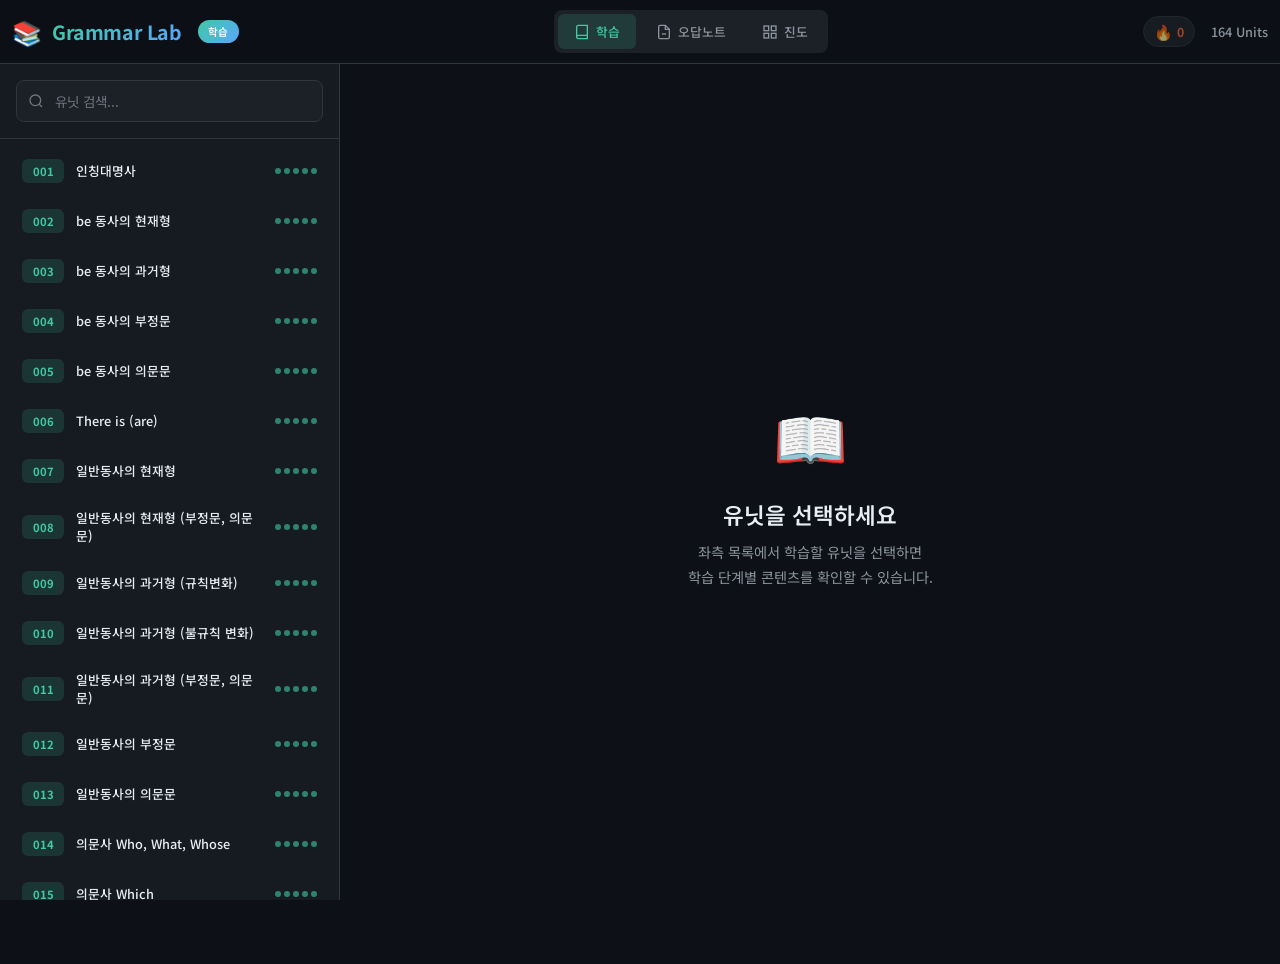
<file: index.html>
<!DOCTYPE html>
<html lang="ko">
<head>
  <meta charset="UTF-8">
  <meta name="viewport" content="width=device-width, initial-scale=1.0">
  <title>Grammar Lab - 영어 문법 학습</title>
  <meta name="description" content="중등 영어 문법 학습 시스템 - 개념부터 실전까지">
  <link rel="preconnect" href="https://fonts.googleapis.com">
  <link rel="preconnect" href="https://fonts.gstatic.com" crossorigin>
  <link href="https://fonts.googleapis.com/css2?family=Noto+Sans+KR:wght@300;400;500;600;700&family=Inter:wght@300;400;500;600;700&display=swap" rel="stylesheet">
  <link rel="stylesheet" href="style.css">
</head>
<body>
  <!-- Header -->
  <header id="app-header">
    <div class="header-left">
      <button class="mobile-menu-btn" id="mobileMenuBtn" aria-label="메뉴 열기">
        <svg viewBox="0 0 24 24" fill="none" stroke="currentColor" stroke-width="2" width="22" height="22"><line x1="3" y1="6" x2="21" y2="6"/><line x1="3" y1="12" x2="21" y2="12"/><line x1="3" y1="18" x2="21" y2="18"/></svg>
      </button>
      <div class="logo">
        <span class="logo-icon">📚</span>
        <h1>Grammar Lab</h1>
      </div>
      <span class="badge badge-learner">학습</span>
    </div>
    <nav class="header-tabs">
      <button class="header-tab active" data-tab="units" id="tabUnits">
        <svg viewBox="0 0 24 24" fill="none" stroke="currentColor" stroke-width="2" width="16" height="16"><path d="M4 19.5A2.5 2.5 0 016.5 17H20"/><path d="M6.5 2H20v20H6.5A2.5 2.5 0 014 19.5v-15A2.5 2.5 0 016.5 2z"/></svg>
        <span class="tab-text">학습</span>
      </button>
      <button class="header-tab" data-tab="wrongnotes" id="tabWrongNotes">
        <svg viewBox="0 0 24 24" fill="none" stroke="currentColor" stroke-width="2" width="16" height="16"><path d="M14 2H6a2 2 0 0 0-2 2v16a2 2 0 0 0 2 2h12a2 2 0 0 0 2-2V8z"/><polyline points="14 2 14 8 20 8"/><line x1="9" y1="15" x2="15" y2="15"/></svg>
        <span class="tab-text">오답노트</span>
      </button>
      <button class="header-tab" data-tab="dashboard" id="tabDashboard">
        <svg viewBox="0 0 24 24" fill="none" stroke="currentColor" stroke-width="2" width="16" height="16"><rect x="3" y="3" width="7" height="7"/><rect x="14" y="3" width="7" height="7"/><rect x="14" y="14" width="7" height="7"/><rect x="3" y="14" width="7" height="7"/></svg>
        <span class="tab-text">진도</span>
      </button>
    </nav>
    <div class="header-right">
      <div class="streak-display" id="streakDisplay" title="연속 학습일">
        <span class="streak-fire">🔥</span>
        <span class="streak-count" id="streakCount">0</span>
      </div>
      <span class="unit-count" id="unitCount">0 Units</span>
    </div>
  </header>

  <!-- ==================== TAB: 유닛 관리 ==================== -->
  <div id="tab-units" class="tab-content active">
    <div id="app-container">
      <div class="sidebar-backdrop" id="sidebarBackdrop"></div>
      <aside id="sidebar">
        <div class="search-box">
          <svg class="search-icon" viewBox="0 0 24 24" fill="none" stroke="currentColor" stroke-width="2">
            <circle cx="11" cy="11" r="8"/><line x1="21" y1="21" x2="16.65" y2="16.65"/>
          </svg>
          <input type="text" id="searchInput" placeholder="유닛 검색..." autocomplete="off">
        </div>
        <div id="unitList" class="unit-list"></div>
      </aside>
      <main id="mainContent">
        <div id="emptyState" class="empty-state">
          <div class="empty-icon">📖</div>
          <h2>유닛을 선택하세요</h2>
          <p>좌측 목록에서 학습할 유닛을 선택하면<br>학습 단계별 콘텐츠를 확인할 수 있습니다.</p>
        </div>
        <div id="unitDetail" class="unit-detail hidden">
          <div class="unit-header">
            <div class="unit-number" id="detailUnitNum"></div>
            <h2 class="unit-title" id="detailUnitTitle"></h2>
          </div>
          <div class="stage-stepper" id="stageStepper">
            <div class="stage-step" data-stage="concept"><div class="step-circle">1</div><div class="step-label">개념톡 <kbd class="stage-kbd">1</kbd></div></div>
            <div class="stage-connector"></div>
            <div class="stage-step" data-stage="practiceA"><div class="step-circle">2</div><div class="step-label">연습문제A <kbd class="stage-kbd">2</kbd></div></div>
            <div class="stage-connector"></div>
            <div class="stage-step" data-stage="practiceB"><div class="step-circle">3</div><div class="step-label">연습문제B <kbd class="stage-kbd">3</kbd></div></div>
            <div class="stage-connector"></div>
            <div class="stage-step" data-stage="descriptive"><div class="step-circle">4</div><div class="step-label">서술형문제 <kbd class="stage-kbd">4</kbd></div></div>
            <div class="stage-connector"></div>
            <div class="stage-step" data-stage="practical"><div class="step-circle">5</div><div class="step-label">실전문제 <kbd class="stage-kbd">5</kbd></div></div>
          </div>
          <div class="content-card" id="contentCard">
            <div class="content-header">
              <span class="content-stage-label" id="contentStageLabel"></span>
              <div class="content-header-right">
                <label class="solve-mode-toggle" id="solveModeToggle" title="풀이 모드 전환">
                  <input type="checkbox" id="solveModeCheck">
                  <span class="solve-mode-slider"></span>
                  <span class="solve-mode-label" id="solveModeLabel">📖 열람</span>
                </label>
                <div class="content-nav">
                  <button class="nav-btn" id="prevStageBtn" title="이전 단계">
                    <svg viewBox="0 0 24 24" fill="none" stroke="currentColor" stroke-width="2"><polyline points="15 18 9 12 15 6"/></svg>
                  </button>
                  <button class="nav-btn" id="nextStageBtn" title="다음 단계">
                    <svg viewBox="0 0 24 24" fill="none" stroke="currentColor" stroke-width="2"><polyline points="9 18 15 12 9 6"/></svg>
                  </button>
                </div>
              </div>
            </div>
            <div class="content-body" id="contentBody"></div>
          </div>
        </div>
      </main>
    </div>
  </div>

  <!-- ==================== TAB: 오답노트 ==================== -->
  <div id="tab-wrongnotes" class="tab-content">
    <div class="wrongnotes-container">
      <div class="wrongnotes-header">
        <div class="wn-stats">
          <div class="wn-stat-card">
            <div class="wn-stat-icon">❌</div>
            <div class="wn-stat-value" id="wnTotalWrong">0</div>
            <div class="wn-stat-label">틀린 문제</div>
          </div>
          <div class="wn-stat-card">
            <div class="wn-stat-icon">📌</div>
            <div class="wn-stat-value" id="wnBookmarkCount">0</div>
            <div class="wn-stat-label">북마크</div>
          </div>
          <div class="wn-stat-card">
            <div class="wn-stat-icon">🎯</div>
            <div class="wn-stat-value" id="wnAvgScore">-</div>
            <div class="wn-stat-label">평균 점수</div>
          </div>
          <div class="wn-stat-card">
            <div class="wn-stat-icon">🔥</div>
            <div class="wn-stat-value" id="wnStreak">0</div>
            <div class="wn-stat-label">연속일</div>
          </div>
        </div>
        <div class="wn-actions">
          <button class="wn-action-btn" id="btnReviewWrong">🔄 틀린문제 복습</button>
          <button class="wn-action-btn secondary" id="btnClearWrong">🗑️ 초기화</button>
        </div>
      </div>
      <div class="wrongnotes-list" id="wrongNotesList">
        <div class="wn-empty">
          <div class="wn-empty-icon">🎉</div>
          <p>틀린 문제가 없습니다!</p>
          <p class="wn-empty-sub">풀이 모드에서 문제를 풀면 틀린 문제가 여기에 자동 수집됩니다.</p>
        </div>
      </div>
    </div>
  </div>

  <!-- ==================== TAB: 진도 대시보드 ==================== -->
  <div id="tab-dashboard" class="tab-content">
    <div class="dashboard-container">

      <!-- 요약 카드 -->
      <div class="dash-summary-row" id="dashSummaryRow">
        <div class="dash-stat-card" id="dashStatUnits">
          <div class="dash-stat-icon">📚</div>
          <div class="dash-stat-value" id="dashTotalStudied">0</div>
          <div class="dash-stat-label">학습한 유닛</div>
          <div class="dash-stat-sub" id="dashTotalOf">/ 164개</div>
        </div>
        <div class="dash-stat-card" id="dashStatStages">
          <div class="dash-stat-icon">🎯</div>
          <div class="dash-stat-value" id="dashAvgScore">-%</div>
          <div class="dash-stat-label">평균 점수</div>
        </div>
        <div class="dash-stat-card" id="dashStatStreak">
          <div class="dash-stat-icon">🔥</div>
          <div class="dash-stat-value" id="dashStreak">0</div>
          <div class="dash-stat-label">연속 학습일</div>
        </div>
        <div class="dash-stat-card" id="dashStatBadges">
          <div class="dash-stat-icon">🏅</div>
          <div class="dash-stat-value" id="dashBadgeCount">0</div>
          <div class="dash-stat-label">획득 배지</div>
        </div>
      </div>

      <!-- 전체 완료율 바 -->
      <div class="dash-section">
        <div class="dash-section-header">
          <h3 class="dash-section-title">📊 전체 학습 완료율</h3>
          <span class="dash-section-pct" id="dashCompletionPct">0%</span>
        </div>
        <div class="dash-completion-bar">
          <div class="dash-completion-fill" id="dashCompletionFill" style="width:0%"></div>
        </div>
        <div class="dash-completion-labels">
          <span id="dashCompletionDetail">0 / 164 유닛</span>
          <span id="dashHighScore">최고 점수 유닛: -</span>
        </div>
      </div>

      <!-- 배지 섹션 -->
      <div class="dash-section">
        <h3 class="dash-section-title">🏆 획득 배지</h3>
        <div class="dash-badges-grid" id="dashBadgesGrid"></div>
      </div>

      <!-- 스테이지별 완료율 -->
      <div class="dash-section">
        <h3 class="dash-section-title">📈 스테이지별 완료율</h3>
        <div class="dash-stages-chart" id="dashStagesChart"></div>
      </div>

      <!-- 최근 학습 유닛 -->
      <div class="dash-section">
        <div class="dash-section-header">
          <h3 class="dash-section-title">🕐 최근 학습</h3>
          <button class="dash-section-link" id="dashGoStudy">학습 탭으로 →</button>
        </div>
        <div class="dash-recent-list" id="dashRecentList"></div>
      </div>

      <!-- 전체 유닛 히트맵 -->
      <div class="dash-section">
        <h3 class="dash-section-title">🗺️ 유닛 완료 현황</h3>
        <div class="dash-heatmap" id="dashHeatmap"></div>
        <div class="dash-heatmap-legend">
          <span class="dash-legend-item"><span class="dash-legend-dot dash-legend-none"></span>미학습</span>
          <span class="dash-legend-item"><span class="dash-legend-dot dash-legend-low"></span>~49%</span>
          <span class="dash-legend-item"><span class="dash-legend-dot dash-legend-mid"></span>50~79%</span>
          <span class="dash-legend-item"><span class="dash-legend-dot dash-legend-high"></span>80%+</span>
        </div>
      </div>

    </div>
  </div>

  <div id="tab-classrooms" class="tab-content">
    <div id="classroom-container">
      <!-- Left: Classroom List -->
      <div class="sidebar-backdrop" id="classroomSidebarBackdrop"></div>
      <aside id="classroomSidebar" class="classroom-sidebar">
        <div class="sidebar-header-bar">
          <h3>강의실 목록</h3>
          <button class="btn-icon-add" id="btnCreateClassroom" title="새 강의실">
            <svg viewBox="0 0 24 24" fill="none" stroke="currentColor" stroke-width="2" width="18" height="18"><line x1="12" y1="5" x2="12" y2="19"/><line x1="5" y1="12" x2="19" y2="12"/></svg>
          </button>
        </div>
        <div id="classroomList" class="classroom-list"></div>
      </aside>

      <!-- Right: Classroom Detail -->
      <main id="classroomMain" class="classroom-main">
        <!-- Empty State -->
        <div id="classroomEmpty" class="empty-state">
          <div class="empty-icon">🏫</div>
          <h2>강의실을 선택하세요</h2>
          <p>좌측에서 강의실을 선택하거나<br>새 강의실을 만들어 유닛을 추가하세요.</p>
        </div>

        <!-- Classroom Detail -->
        <div id="classroomDetail" class="classroom-detail hidden">
          <!-- Classroom Header -->
          <div class="classroom-header">
            <div class="classroom-title-row">
              <h2 id="classroomName" class="classroom-name" contenteditable="false"></h2>
              <div class="classroom-actions">
                <button class="btn-sm btn-edit" id="btnEditName" title="이름 변경">
                  <svg viewBox="0 0 24 24" fill="none" stroke="currentColor" stroke-width="2" width="14" height="14"><path d="M11 4H4a2 2 0 0 0-2 2v14a2 2 0 0 0 2 2h14a2 2 0 0 0 2-2v-7"/><path d="M18.5 2.5a2.121 2.121 0 0 1 3 3L12 15l-4 1 1-4 9.5-9.5z"/></svg>
                </button>
                <button class="btn-sm btn-delete" id="btnDeleteClassroom" title="강의실 삭제">
                  <svg viewBox="0 0 24 24" fill="none" stroke="currentColor" stroke-width="2" width="14" height="14"><polyline points="3 6 5 6 21 6"/><path d="M19 6v14a2 2 0 0 1-2 2H7a2 2 0 0 1-2-2V6m3 0V4a2 2 0 0 1 2-2h4a2 2 0 0 1 2 2v2"/></svg>
                </button>
              </div>
            </div>
            <p class="classroom-info" id="classroomInfo"></p>
          </div>

          <!-- Assigned Units -->
          <div class="assigned-section">
            <div class="section-header">
              <h3>📋 배정된 유닛</h3>
              <div class="section-header-right">
                <span class="assigned-count" id="assignedCount">0개</span>
                <button class="btn-add-units-open" id="btnOpenAddUnits">
                  <svg viewBox="0 0 24 24" fill="none" stroke="currentColor" stroke-width="2" width="16" height="16"><line x1="12" y1="5" x2="12" y2="19"/><line x1="5" y1="12" x2="19" y2="12"/></svg>
                  유닛 추가
                </button>
              </div>
            </div>
            <div id="assignedUnits" class="assigned-units-grid"></div>
          </div>
        </div>
      </main>
    </div>
  </div>

  <!-- ==================== Unit Add Popup Modal ==================== -->
  <div id="addUnitsOverlay" class="modal-overlay hidden">
    <div class="add-units-popup">
      <div class="popup-header">
        <h3>📚 유닛 추가</h3>
        <button class="popup-close" id="btnCloseAddUnits">
          <svg viewBox="0 0 24 24" fill="none" stroke="currentColor" stroke-width="2" width="20" height="20"><line x1="18" y1="6" x2="6" y2="18"/><line x1="6" y1="6" x2="18" y2="18"/></svg>
        </button>
      </div>
      <div class="popup-content-area">
        <!-- Category Sidebar -->
        <div class="popup-category-sidebar">
          <div class="category-sidebar-header">
            <span class="category-header-label">카테고리</span>
            <div class="category-tabs">
              <button class="category-tab active" data-filter-tab="grammar" id="tabGrammar">문법</button>
              <button class="category-tab" data-filter-tab="level" id="tabLevel">레벨</button>
            </div>
          </div>
          <div id="categorySidebar" class="category-list"></div>
          <div id="levelSidebar" class="category-list hidden">
            <div class="level-placeholder">
              <span style="font-size:1.5rem">🏷️</span>
              <p>레벨 필터는<br>준비 중입니다.</p>
            </div>
          </div>
        </div>
        <!-- Unit List Area -->
        <div class="popup-units-area">
          <div class="popup-search-row">
            <div class="popup-search">
              <svg class="search-icon" viewBox="0 0 24 24" fill="none" stroke="currentColor" stroke-width="2">
                <circle cx="11" cy="11" r="8"/><line x1="21" y1="21" x2="16.65" y2="16.65"/>
              </svg>
              <input type="text" id="addUnitSearch" placeholder="유닛 검색... (번호 또는 이름)" autocomplete="off">
            </div>
            <button class="btn-add-all" id="btnAddAllVisible" title="표시된 유닛 전체 추가">전체 추가</button>
          </div>
          <div class="popup-body">
            <div id="availableUnits" class="popup-units-list"></div>
          </div>
        </div>
      </div>
      <div class="popup-footer">
        <span class="popup-selection-info" id="popupSelectionInfo"></span>
        <button class="modal-btn modal-cancel" id="btnAddUnitsCancel">닫기</button>
      </div>
    </div>
  </div>

  <!-- ==================== Stage Content Viewer Popup ==================== -->
  <div id="stageViewerOverlay" class="modal-overlay hidden">
    <div class="stage-viewer-popup">
      <div class="sv-header">
        <div class="sv-header-info">
          <span class="sv-unit-badge" id="svUnitBadge"></span>
          <h3 id="svTitle"></h3>
        </div>
        <div class="sv-header-actions">
          <label class="sv-toggle" title="정답 보기/숨기기">
            <input type="checkbox" id="svAnswerToggle" checked>
            <span class="sv-toggle-slider"></span>
            <span class="sv-toggle-label" id="svToggleLabel">정답 보기</span>
          </label>
          <button class="popup-close" id="btnCloseStageViewer">
            <svg viewBox="0 0 24 24" fill="none" stroke="currentColor" stroke-width="2" width="20" height="20"><line x1="18" y1="6" x2="6" y2="18"/><line x1="6" y1="6" x2="18" y2="18"/></svg>
          </button>
        </div>
      </div>
      <div class="sv-stage-tabs" id="svStageTabs"></div>
      <div class="sv-body" id="svBody"></div>
    </div>
  </div>

  <!-- Custom Modal -->
  <div id="modalOverlay" class="modal-overlay hidden">
    <div class="modal-box">
      <h3 id="modalTitle">새 강의실</h3>
      <input type="text" id="modalInput" placeholder="강의실 이름을 입력하세요" autocomplete="off">
      <div class="modal-actions">
        <button class="modal-btn modal-cancel" id="modalCancel">취소</button>
        <button class="modal-btn modal-confirm" id="modalConfirm">만들기</button>
      </div>
    </div>
  </div>

  <!-- Confirm Modal -->
  <div id="confirmOverlay" class="modal-overlay hidden">
    <div class="modal-box">
      <h3 id="confirmTitle">강의실 삭제</h3>
      <p id="confirmMessage" class="confirm-msg"></p>
      <div class="modal-actions">
        <button class="modal-btn modal-cancel" id="confirmCancel">취소</button>
        <button class="modal-btn modal-danger" id="confirmOk">삭제</button>
      </div>
    </div>
  </div>

  <script src="app.js"></script>
</body>
</html>
</file>
<file: style.css>
/* ============================================
   Grammar Lab - Admin Page Styles
   Dark mode premium design
   ============================================ */

:root {
  /* Color palette */
  --bg-primary: #0d1117;
  --bg-secondary: #161b22;
  --bg-tertiary: #1c2128;
  --bg-card: #21262d;
  --bg-hover: #292e36;
  --bg-active: #1a3a52;

  --text-primary: #e6edf3;
  --text-secondary: #8b949e;
  --text-muted: #6e7681;

  --accent: #40c9a2;
  --accent-dim: rgba(64, 201, 162, 0.15);
  --accent-glow: rgba(64, 201, 162, 0.3);

  --step-1: #40c9a2;
  --step-2: #58a6ff;
  --step-3: #d2a8ff;
  --step-4: #f7c948;
  --step-5: #ff7b72;

  --border: #30363d;
  --border-light: #3d444d;

  --radius-sm: 8px;
  --radius-md: 12px;
  --radius-lg: 16px;
  --radius-xl: 20px;

  --shadow-sm: 0 2px 8px rgba(0,0,0,0.3);
  --shadow-md: 0 4px 16px rgba(0,0,0,0.4);
  --shadow-lg: 0 8px 32px rgba(0,0,0,0.5);

  --transition: 0.25s cubic-bezier(0.4, 0, 0.2, 1);

  --sidebar-width: 340px;
  --header-height: 64px;
}

/* ---- Reset & Base ---- */
*, *::before, *::after {
  margin: 0;
  padding: 0;
  box-sizing: border-box;
}

html {
  font-size: 15px;
  scroll-behavior: smooth;
}

body {
  font-family: 'Noto Sans KR', 'Inter', -apple-system, sans-serif;
  background: var(--bg-primary);
  color: var(--text-primary);
  min-height: 100vh;
  overflow: hidden;
}

/* ---- Scrollbar ---- */
::-webkit-scrollbar {
  width: 6px;
}
::-webkit-scrollbar-track {
  background: transparent;
}
::-webkit-scrollbar-thumb {
  background: var(--border);
  border-radius: 3px;
}
::-webkit-scrollbar-thumb:hover {
  background: var(--border-light);
}

/* ---- Header ---- */
#app-header {
  position: fixed;
  top: 0;
  left: 0;
  right: 0;
  height: var(--header-height);
  background: rgba(13, 17, 23, 0.85);
  backdrop-filter: blur(16px);
  -webkit-backdrop-filter: blur(16px);
  border-bottom: 1px solid var(--border);
  display: flex;
  align-items: center;
  justify-content: space-between;
  padding: 0 24px;
  z-index: 100;
}

.header-left {
  display: flex;
  align-items: center;
  gap: 16px;
}

.logo {
  display: flex;
  align-items: center;
  gap: 10px;
}

.logo-icon {
  font-size: 1.6rem;
}

.logo h1 {
  font-size: 1.3rem;
  font-weight: 700;
  background: linear-gradient(135deg, var(--accent), #58a6ff);
  -webkit-background-clip: text;
  -webkit-text-fill-color: transparent;
  background-clip: text;
  letter-spacing: -0.02em;
}

.badge {
  font-size: 0.7rem;
  font-weight: 600;
  padding: 4px 10px;
  border-radius: 20px;
  background: var(--accent-dim);
  color: var(--accent);
  text-transform: uppercase;
  letter-spacing: 0.05em;
}

.header-right {
  display: flex;
  align-items: center;
  gap: 16px;
}

.unit-count {
  font-size: 0.85rem;
  color: var(--text-secondary);
  font-weight: 500;
}

/* ---- Layout ---- */
#app-container {
  display: flex;
  margin-top: var(--header-height);
  height: calc(100vh - var(--header-height));
}

/* ---- Sidebar ---- */
#sidebar {
  width: var(--sidebar-width);
  min-width: var(--sidebar-width);
  background: var(--bg-secondary);
  border-right: 1px solid var(--border);
  display: flex;
  flex-direction: column;
  height: 100%;
}

.search-box {
  padding: 16px;
  position: relative;
  border-bottom: 1px solid var(--border);
}

.search-icon {
  position: absolute;
  left: 28px;
  top: 50%;
  transform: translateY(-50%);
  width: 16px;
  height: 16px;
  color: var(--text-muted);
  pointer-events: none;
}

.search-box input {
  width: 100%;
  padding: 10px 14px 10px 38px;
  border: 1px solid var(--border);
  border-radius: var(--radius-sm);
  background: var(--bg-tertiary);
  color: var(--text-primary);
  font-size: 0.9rem;
  font-family: inherit;
  outline: none;
  transition: border-color var(--transition), box-shadow var(--transition);
}

.search-box input::placeholder {
  color: var(--text-muted);
}

.search-box input:focus {
  border-color: var(--accent);
  box-shadow: 0 0 0 3px var(--accent-dim);
}

/* ---- Unit List ---- */
.unit-list {
  flex: 1;
  overflow-y: auto;
  padding: 8px;
}

.unit-item {
  display: flex;
  align-items: center;
  gap: 12px;
  padding: 12px 14px;
  border-radius: var(--radius-sm);
  cursor: pointer;
  transition: background var(--transition), transform 0.15s ease;
  margin-bottom: 2px;
}

.unit-item:hover {
  background: var(--bg-hover);
}

.unit-item.active {
  background: var(--bg-active);
  border-left: 3px solid var(--accent);
  padding-left: 11px;
}

.unit-item .unit-num {
  font-size: 0.75rem;
  font-weight: 700;
  color: var(--accent);
  background: var(--accent-dim);
  padding: 4px 8px;
  border-radius: 6px;
  min-width: 42px;
  text-align: center;
  flex-shrink: 0;
}

.unit-item .unit-name {
  font-size: 0.85rem;
  font-weight: 500;
  line-height: 1.4;
  color: var(--text-primary);
  overflow: hidden;
  text-overflow: ellipsis;
  display: -webkit-box;
  -webkit-line-clamp: 2;
  -webkit-box-orient: vertical;
}

.unit-item.active .unit-name {
  color: var(--accent);
}

/* Stage dots in sidebar */
.unit-item .stage-dots {
  display: flex;
  gap: 3px;
  margin-left: auto;
  flex-shrink: 0;
}

.unit-item .stage-dot {
  width: 6px;
  height: 6px;
  border-radius: 50%;
  background: var(--border-light);
}

.unit-item .stage-dot.available {
  background: var(--accent);
  opacity: 0.6;
}

/* ---- Main Content ---- */
#mainContent {
  flex: 1;
  overflow-y: auto;
  padding: 32px 40px;
}

/* ---- Empty State ---- */
.empty-state {
  display: flex;
  flex-direction: column;
  align-items: center;
  justify-content: center;
  height: 100%;
  text-align: center;
  animation: fadeInUp 0.6s ease;
}

.empty-icon {
  font-size: 4rem;
  margin-bottom: 20px;
  animation: float 3s ease-in-out infinite;
}

@keyframes float {
  0%, 100% { transform: translateY(0px); }
  50% { transform: translateY(-12px); }
}

.empty-state h2 {
  font-size: 1.5rem;
  font-weight: 600;
  margin-bottom: 10px;
  color: var(--text-primary);
}

.empty-state p {
  font-size: 0.95rem;
  color: var(--text-secondary);
  line-height: 1.7;
}

/* ---- Hidden ---- */
.hidden {
  display: none !important;
}

/* ---- Unit Detail ---- */
.unit-detail {
  animation: fadeInUp 0.4s ease;
}

@keyframes fadeInUp {
  from {
    opacity: 0;
    transform: translateY(16px);
  }
  to {
    opacity: 1;
    transform: translateY(0);
  }
}

.unit-header {
  display: flex;
  align-items: center;
  gap: 16px;
  margin-bottom: 28px;
}

.unit-number {
  font-size: 1.1rem;
  font-weight: 800;
  color: var(--accent);
  background: var(--accent-dim);
  padding: 8px 16px;
  border-radius: var(--radius-md);
  letter-spacing: 0.02em;
}

.unit-title {
  font-size: 1.6rem;
  font-weight: 700;
  letter-spacing: -0.02em;
}

/* ---- Stage Stepper ---- */
.stage-stepper {
  display: flex;
  align-items: center;
  justify-content: center;
  gap: 0;
  margin-bottom: 32px;
  padding: 24px 16px;
  background: var(--bg-secondary);
  border-radius: var(--radius-lg);
  border: 1px solid var(--border);
}

.stage-step {
  display: flex;
  flex-direction: column;
  align-items: center;
  gap: 8px;
  cursor: pointer;
  position: relative;
  transition: transform var(--transition);
  padding: 4px 8px;
}

.stage-step:hover {
  transform: translateY(-2px);
}

.step-circle {
  width: 44px;
  height: 44px;
  border-radius: 50%;
  display: flex;
  align-items: center;
  justify-content: center;
  font-weight: 700;
  font-size: 1rem;
  background: var(--bg-tertiary);
  border: 2px solid var(--border-light);
  color: var(--text-secondary);
  transition: all var(--transition);
}

.stage-step.active .step-circle {
  transform: scale(1.15);
  box-shadow: 0 0 20px var(--accent-glow);
}

.stage-step[data-stage="concept"] .step-circle { border-color: color-mix(in srgb, var(--step-1) 50%, transparent); }
.stage-step[data-stage="practiceA"] .step-circle { border-color: color-mix(in srgb, var(--step-2) 50%, transparent); }
.stage-step[data-stage="practiceB"] .step-circle { border-color: color-mix(in srgb, var(--step-3) 50%, transparent); }
.stage-step[data-stage="descriptive"] .step-circle { border-color: color-mix(in srgb, var(--step-4) 50%, transparent); }
.stage-step[data-stage="practical"] .step-circle { border-color: color-mix(in srgb, var(--step-5) 50%, transparent); }

.stage-step[data-stage="concept"].active .step-circle { background: var(--step-1); color: #000; border-color: var(--step-1); }
.stage-step[data-stage="practiceA"].active .step-circle { background: var(--step-2); color: #000; border-color: var(--step-2); }
.stage-step[data-stage="practiceB"].active .step-circle { background: var(--step-3); color: #000; border-color: var(--step-3); }
.stage-step[data-stage="descriptive"].active .step-circle { background: var(--step-4); color: #000; border-color: var(--step-4); }
.stage-step[data-stage="practical"].active .step-circle { background: var(--step-5); color: #000; border-color: var(--step-5); }

.stage-step.unavailable {
  opacity: 0.35;
  cursor: not-allowed;
}

.step-label {
  font-size: 0.75rem;
  font-weight: 600;
  color: var(--text-secondary);
  transition: color var(--transition);
  white-space: nowrap;
}

.stage-step.active .step-label {
  color: var(--text-primary);
}

/* Keyboard shortcut badges */
.stage-kbd {
  display: inline-flex;
  align-items: center;
  justify-content: center;
  font-family: 'Inter', monospace;
  font-size: 0.6rem;
  font-weight: 700;
  min-width: 16px;
  height: 16px;
  padding: 0 4px;
  margin-left: 4px;
  border: 1px solid var(--border-light);
  border-radius: 3px;
  background: var(--bg-tertiary);
  color: var(--text-muted);
  box-shadow: 0 1px 0 rgba(0,0,0,0.3);
  vertical-align: middle;
  line-height: 1;
}

.stage-step.active .stage-kbd {
  border-color: rgba(255,255,255,0.2);
  color: var(--text-secondary);
  background: rgba(255,255,255,0.08);
}

.stage-connector {
  flex: 1;
  max-width: 60px;
  min-width: 20px;
  height: 2px;
  background: var(--border-light);
  margin: 0 -4px;
  margin-bottom: 24px;
  position: relative;
}

/* ---- Content Card ---- */
.content-card {
  background: var(--bg-secondary);
  border: 1px solid var(--border);
  border-radius: var(--radius-lg);
  overflow: hidden;
  min-height: 400px;
}

.content-header {
  display: flex;
  align-items: center;
  justify-content: space-between;
  padding: 16px 24px;
  border-bottom: 1px solid var(--border);
  background: var(--bg-tertiary);
}

.content-stage-label {
  font-size: 0.9rem;
  font-weight: 600;
  color: var(--accent);
}

.content-nav {
  display: flex;
  gap: 8px;
}

.nav-btn {
  width: 36px;
  height: 36px;
  border: 1px solid var(--border);
  border-radius: var(--radius-sm);
  background: var(--bg-card);
  color: var(--text-secondary);
  cursor: pointer;
  display: flex;
  align-items: center;
  justify-content: center;
  transition: all var(--transition);
}

.nav-btn:hover {
  background: var(--bg-hover);
  color: var(--text-primary);
  border-color: var(--border-light);
}

.nav-btn:disabled {
  opacity: 0.3;
  cursor: not-allowed;
}

.nav-btn svg {
  width: 18px;
  height: 18px;
}

/* ---- Content Body (MD rendered) ---- */
.content-body {
  padding: 28px 32px;
  line-height: 1.85;
  font-size: 0.95rem;
  max-height: calc(100vh - 380px);
  overflow-y: auto;
  word-wrap: break-word;
  overflow-wrap: break-word;
  word-break: keep-all;
}

.content-body h1 {
  font-size: 1.4rem;
  font-weight: 700;
  margin-bottom: 20px;
  padding-bottom: 12px;
  border-bottom: 2px solid var(--accent-dim);
  color: var(--accent);
}

.content-body h2 {
  font-size: 1.2rem;
  font-weight: 600;
  margin: 24px 0 12px;
  color: var(--text-primary);
}

.content-body p {
  margin-bottom: 12px;
  color: var(--text-primary);
}

.content-body strong {
  color: var(--accent);
  font-weight: 600;
}

.content-body blockquote {
  border-left: 3px solid var(--accent);
  margin: 12px 0;
  padding: 10px 18px;
  background: var(--accent-dim);
  border-radius: 0 var(--radius-sm) var(--radius-sm) 0;
  color: var(--text-primary);
}

.content-body blockquote strong {
  color: #58a6ff;
}

.content-body hr {
  border: none;
  border-top: 1px solid var(--border);
  margin: 20px 0;
}

.content-body u {
  text-decoration-color: var(--step-5);
  text-underline-offset: 3px;
}

.content-body code {
  background: var(--bg-card);
  padding: 2px 6px;
  border-radius: 4px;
  font-size: 0.9em;
  color: var(--step-2);
}

.content-body ol,
.content-body ul {
  margin: 8px 0 12px 20px;
}

.content-body li {
  margin-bottom: 6px;
}

/* Teacher / Student markers */
.content-body .teacher-line {
  display: flex;
  gap: 8px;
  align-items: flex-start;
  margin-bottom: 8px;
}

.content-body .answer-block {
  background: rgba(64, 201, 162, 0.08);
  border: 1px solid rgba(64, 201, 162, 0.2);
  border-radius: var(--radius-sm);
  padding: 8px 14px;
  margin: 6px 0 12px;
  font-weight: 500;
}

.content-body .answer-block::before {
  content: '✅ 정답: ';
  color: var(--accent);
  font-weight: 600;
}

.content-body .question-block {
  background: rgba(88, 166, 255, 0.08);
  border: 1px solid rgba(88, 166, 255, 0.15);
  border-radius: var(--radius-sm);
  padding: 12px 16px;
  margin: 10px 0;
}

/* Fill-in-the-blank styled markers */
.fill-blank {
  display: inline-block;
  min-width: 120px;
  text-align: center;
  border-bottom: 2px solid var(--accent);
  color: var(--accent);
  font-weight: 600;
  padding: 2px 14px;
  margin: 0 2px;
  background: rgba(64, 201, 162, 0.1);
  border-radius: 3px 3px 0 0;
  letter-spacing: 2px;
  font-size: 0.95em;
}

.sv-body .fill-blank {
  min-width: 120px;
}

/* Answer choice chips */
.choice-options {
  display: flex;
  align-items: center;
  gap: 8px;
  margin: 6px 0 4px;
  flex-wrap: wrap;
}

.choice-label {
  font-size: 0.8em;
  font-weight: 600;
  color: var(--step-5);
  background: rgba(187, 119, 247, 0.12);
  padding: 3px 10px;
  border-radius: 10px;
  letter-spacing: 1px;
}

.choice-chip {
  display: inline-block;
  background: rgba(187, 119, 247, 0.08);
  border: 1px solid rgba(187, 119, 247, 0.3);
  color: var(--text-primary);
  padding: 4px 16px;
  border-radius: 14px;
  font-size: 0.92em;
  font-weight: 500;
  letter-spacing: 0.5px;
}

/* Question images */
.q-image {
  display: block;
  max-width: 280px;
  margin: 8px 0;
  border-radius: var(--radius-sm);
  border: 1px solid var(--border);
}

/* Number badges */
.q-number {
  display: inline-flex;
  align-items: center;
  justify-content: center;
  width: 28px;
  height: 28px;
  border-radius: 50%;
  background: var(--accent-dim);
  color: var(--accent);
  font-size: 0.75rem;
  font-weight: 700;
  margin-right: 8px;
  flex-shrink: 0;
}

/* ---- Animations ---- */
@keyframes slideIn {
  from { opacity: 0; transform: translateX(-8px); }
  to { opacity: 1; transform: translateX(0); }
}

.unit-item {
  animation: slideIn 0.3s ease forwards;
  opacity: 0;
}

/* Stagger animation for unit items */
.unit-item:nth-child(1) { animation-delay: 0s; }
.unit-item:nth-child(2) { animation-delay: 0.02s; }
.unit-item:nth-child(3) { animation-delay: 0.04s; }
.unit-item:nth-child(4) { animation-delay: 0.06s; }
.unit-item:nth-child(5) { animation-delay: 0.08s; }
.unit-item:nth-child(6) { animation-delay: 0.1s; }
.unit-item:nth-child(7) { animation-delay: 0.12s; }
.unit-item:nth-child(8) { animation-delay: 0.14s; }
.unit-item:nth-child(9) { animation-delay: 0.16s; }
.unit-item:nth-child(10) { animation-delay: 0.18s; }
.unit-item:nth-child(n+11) { animation-delay: 0.2s; }

/* ---- Mobile Menu Button (hidden on desktop) ---- */
.mobile-menu-btn {
  display: none;
  width: 40px;
  height: 40px;
  border: 1px solid var(--border);
  border-radius: var(--radius-sm);
  background: var(--bg-tertiary);
  color: var(--text-secondary);
  cursor: pointer;
  align-items: center;
  justify-content: center;
  transition: all var(--transition);
  flex-shrink: 0;
}

.mobile-menu-btn:hover {
  background: var(--bg-hover);
  color: var(--text-primary);
}

/* ---- Sidebar Backdrop (hidden on desktop) ---- */
.sidebar-backdrop {
  display: none;
}

/* ---- Responsive: Tablet (≤900px) ---- */
@media (max-width: 900px) {
  :root {
    --sidebar-width: 280px;
  }

  #mainContent,
  .classroom-main {
    padding: 20px;
  }

  .stage-stepper {
    flex-wrap: wrap;
    gap: 8px;
  }

  .stage-connector {
    display: none;
  }
}

/* ---- Responsive: Mobile (≤768px) ---- */
@media (max-width: 768px) {
  :root {
    --header-height: 56px;
    --sidebar-width: 85vw;
  }

  html {
    font-size: 14px;
  }

  body {
    overflow-x: hidden;
    overflow-y: auto;
  }

  /* ---- Mobile Header ---- */
  .mobile-menu-btn {
    display: flex;
  }

  #app-header {
    padding: 0 12px;
    height: var(--header-height);
  }

  .header-left {
    gap: 10px;
  }

  .logo-icon {
    font-size: 1.3rem;
  }

  .logo h1 {
    font-size: 1.1rem;
  }

  .badge {
    font-size: 0.6rem;
    padding: 3px 8px;
  }

  .header-tabs {
    padding: 2px;
    gap: 2px;
  }

  .header-tab {
    padding: 6px 10px;
    font-size: 0.78rem;
    gap: 4px;
  }

  .header-tab svg {
    width: 14px;
    height: 14px;
  }

  .header-right {
    gap: 6px;
  }

  .unit-count {
    display: none;
  }

  /* ---- Mobile Sidebar (slide overlay) ---- */
  .sidebar-backdrop {
    display: block;
    position: fixed;
    top: var(--header-height);
    left: 0;
    right: 0;
    bottom: 0;
    background: rgba(0, 0, 0, 0.5);
    backdrop-filter: blur(2px);
    z-index: 49;
    opacity: 0;
    pointer-events: none;
    transition: opacity 0.3s ease;
  }

  .sidebar-backdrop.active {
    opacity: 1;
    pointer-events: auto;
  }

  #sidebar,
  .classroom-sidebar {
    position: fixed;
    left: 0;
    top: var(--header-height);
    height: calc(100vh - var(--header-height));
    z-index: 50;
    width: var(--sidebar-width);
    min-width: var(--sidebar-width);
    transform: translateX(-100%);
    transition: transform 0.3s cubic-bezier(0.4, 0, 0.2, 1);
    box-shadow: none;
  }

  #sidebar.open,
  .classroom-sidebar.open {
    transform: translateX(0);
    box-shadow: 4px 0 24px rgba(0, 0, 0, 0.4);
  }

  /* ---- Mobile Main Layout ---- */
  #app-container,
  #classroom-container {
    flex-direction: column;
    height: auto;
    min-height: calc(100vh - var(--header-height));
  }

  #mainContent,
  .classroom-main {
    flex: 1;
    padding: 16px;
    overflow-y: auto;
    -webkit-overflow-scrolling: touch;
  }

  /* ---- Mobile Unit Detail ---- */
  .unit-header {
    flex-direction: column;
    align-items: flex-start;
    gap: 8px;
    margin-bottom: 16px;
  }

  .unit-number {
    font-size: 0.9rem;
    padding: 6px 12px;
  }

  .unit-title {
    font-size: 1.2rem;
  }

  /* ---- Mobile Stage Stepper ---- */
  .stage-stepper {
    padding: 14px 8px;
    margin-bottom: 16px;
    overflow-x: auto;
    flex-wrap: nowrap;
    -webkit-overflow-scrolling: touch;
    gap: 0;
    justify-content: flex-start;
  }

  .stage-stepper::-webkit-scrollbar {
    display: none;
  }

  .stage-step {
    min-width: 0;
    flex-shrink: 0;
    padding: 4px 6px;
  }

  .step-circle {
    width: 36px;
    height: 36px;
    font-size: 0.85rem;
  }

  .step-label {
    font-size: 0.65rem;
  }

  .stage-connector {
    min-width: 12px;
    max-width: 24px;
  }

  /* ---- Mobile Content Card ---- */
  .content-card {
    min-height: 300px;
    border-radius: var(--radius-md);
  }

  .content-header {
    padding: 12px 14px;
  }

  .content-stage-label {
    font-size: 0.8rem;
  }

  .content-body {
    padding: 16px;
    max-height: none;
    font-size: 0.9rem;
  }

  .content-body h1 {
    font-size: 1.15rem;
  }

  .content-body h2 {
    font-size: 1.05rem;
  }

  /* ---- Mobile Empty State ---- */
  .empty-state {
    padding: 40px 20px;
    min-height: calc(100vh - var(--header-height) - 40px);
  }

  .empty-icon {
    font-size: 3rem;
  }

  .empty-state h2 {
    font-size: 1.2rem;
  }

  .empty-state p {
    font-size: 0.85rem;
  }

  /* ---- Mobile Classroom Detail ---- */
  .classroom-header {
    margin-bottom: 20px;
  }

  .classroom-name {
    font-size: 1.2rem;
  }

  .classroom-title-row {
    flex-wrap: wrap;
    gap: 8px;
  }

  .assigned-section {
    margin-bottom: 20px;
  }

  .section-header {
    flex-wrap: wrap;
    gap: 8px;
  }

  .section-header h3 {
    font-size: 0.95rem;
  }

  .section-header-right {
    width: 100%;
    justify-content: space-between;
  }

  /* ---- Mobile Stage Row in Cards ---- */
  .auc-stages-row {
    overflow-x: auto;
    -webkit-overflow-scrolling: touch;
    justify-content: flex-start;
    padding: 4px 0;
  }

  .auc-stages-row::-webkit-scrollbar {
    display: none;
  }

  .auc-stage-circle {
    width: 26px;
    height: 26px;
    font-size: 0.65rem;
  }

  .auc-stage-label {
    font-size: 0.55rem;
  }

  .auc-stage-connector {
    width: 16px;
    margin-bottom: 14px;
  }

  /* ---- Mobile Add Units Popup ---- */
  .add-units-popup {
    width: 100vw;
    max-width: 100vw;
    max-height: 100vh;
    height: 100vh;
    border-radius: 0;
  }

  .popup-content-area {
    flex-direction: column;
  }

  .popup-category-sidebar {
    width: 100%;
    min-width: 100%;
    border-right: none;
    border-bottom: 1px solid var(--border);
    max-height: 140px;
  }

  .category-list {
    display: flex;
    flex-wrap: wrap;
    overflow-x: auto;
    padding: 6px;
    gap: 4px;
  }

  .category-btn {
    padding: 6px 10px;
    white-space: nowrap;
    font-size: 0.72rem;
    flex-shrink: 0;
    width: auto;
  }

  .popup-units-area {
    flex: 1;
    min-height: 0;
  }

  .popup-search-row {
    padding: 10px 12px;
  }

  .popup-body {
    padding: 0 12px;
    max-height: none;
    flex: 1;
  }

  /* ---- Mobile Modals ---- */
  .modal-box {
    min-width: 0;
    max-width: 92vw;
    width: 92vw;
    padding: 20px;
  }

  /* ---- Mobile Chat UI ---- */
  .chat-container {
    padding: 12px;
    max-height: none;
    gap: 10px;
  }

  .chat-bubble {
    max-width: 92%;
  }

  .bubble-avatar {
    width: 30px;
    height: 30px;
    font-size: 1rem;
  }

  .bubble-text {
    padding: 8px 12px;
    font-size: 0.82rem;
  }

  .chat-example {
    margin: 0 36px;
    padding: 8px 12px;
    font-size: 0.8rem;
  }

  .chat-text {
    margin: 0 36px;
    font-size: 0.8rem;
  }

  .chat-quiz {
    padding: 12px;
  }

  .quiz-option {
    padding: 8px 12px;
    font-size: 0.8rem;
  }

  .chat-continue {
    padding: 10px 12px;
    gap: 8px;
  }

  .chat-next-btn {
    padding: 8px 20px;
    font-size: 0.82rem;
  }

  .tts-mute-btn {
    padding: 6px 10px;
    font-size: 0.75rem;
  }

  .tts-mute-btn span {
    display: none;
  }

  /* ---- Mobile Stage Viewer Popup ---- */
  .stage-viewer-popup {
    width: 100vw;
    max-width: 100vw;
    max-height: 100vh;
    height: 100vh;
    border-radius: 0;
  }

  .sv-header {
    flex-wrap: wrap;
    padding: 12px 14px;
    gap: 8px;
  }

  .sv-header h3 {
    font-size: 0.95rem;
  }

  .sv-header-actions {
    gap: 8px;
  }

  .sv-toggle-label {
    display: none;
  }

  .sv-stage-tabs {
    padding: 8px 12px;
    gap: 4px;
  }

  .sv-tab {
    padding: 6px 10px;
    font-size: 0.72rem;
  }

  .sv-tab-num {
    width: 18px;
    height: 18px;
    font-size: 0.6rem;
  }

  .sv-body {
    padding: 16px;
    font-size: 0.85rem;
  }
}

/* ============================================
   Header Tabs
   ============================================ */
.header-tabs {
  display: flex;
  gap: 4px;
  background: var(--bg-tertiary);
  padding: 4px;
  border-radius: var(--radius-sm);
}

.header-tab {
  display: flex;
  align-items: center;
  gap: 6px;
  padding: 8px 16px;
  border: none;
  border-radius: 6px;
  background: transparent;
  color: var(--text-secondary);
  font-family: inherit;
  font-size: 0.85rem;
  font-weight: 500;
  cursor: pointer;
  transition: all var(--transition);
  white-space: nowrap;
}

.header-tab:hover {
  color: var(--text-primary);
  background: var(--bg-hover);
}

.header-tab.active {
  background: var(--accent-dim);
  color: var(--accent);
}

.header-tab svg {
  flex-shrink: 0;
}

/* ============================================
   Tab Content
   ============================================ */
.tab-content {
  display: none;
}

.tab-content.active {
  display: block;
}

/* ============================================
   Classroom Tab Layout
   ============================================ */
#classroom-container {
  display: flex;
  margin-top: var(--header-height);
  height: calc(100vh - var(--header-height));
}

.classroom-sidebar {
  width: 300px;
  min-width: 300px;
  background: var(--bg-secondary);
  border-right: 1px solid var(--border);
  display: flex;
  flex-direction: column;
  height: 100%;
}

.sidebar-header-bar {
  display: flex;
  align-items: center;
  justify-content: space-between;
  padding: 16px 18px;
  border-bottom: 1px solid var(--border);
}

.sidebar-header-bar h3 {
  font-size: 0.95rem;
  font-weight: 600;
  color: var(--text-primary);
}

.btn-icon-add {
  width: 34px;
  height: 34px;
  border: 1px solid var(--accent);
  border-radius: var(--radius-sm);
  background: var(--accent-dim);
  color: var(--accent);
  cursor: pointer;
  display: flex;
  align-items: center;
  justify-content: center;
  transition: all var(--transition);
}

.btn-icon-add:hover {
  background: var(--accent);
  color: #000;
}

.classroom-list {
  flex: 1;
  overflow-y: auto;
  padding: 8px;
}

.classroom-item {
  display: flex;
  align-items: center;
  gap: 12px;
  padding: 14px 16px;
  border-radius: var(--radius-sm);
  cursor: pointer;
  transition: background var(--transition);
  margin-bottom: 2px;
}

.classroom-item:hover {
  background: var(--bg-hover);
}

.classroom-item.active {
  background: var(--bg-active);
  border-left: 3px solid var(--step-2);
  padding-left: 13px;
}

.classroom-item .classroom-icon {
  font-size: 1.3rem;
  flex-shrink: 0;
}

.classroom-item .classroom-item-info {
  flex: 1;
  min-width: 0;
}

.classroom-item .classroom-item-name {
  font-size: 0.9rem;
  font-weight: 600;
  color: var(--text-primary);
  margin-bottom: 2px;
}

.classroom-item.active .classroom-item-name {
  color: var(--step-2);
}

.classroom-item .classroom-item-count {
  font-size: 0.75rem;
  color: var(--text-muted);
}

/* ---- Classroom Main ---- */
.classroom-main {
  flex: 1;
  overflow-y: auto;
  padding: 32px 40px;
}

.classroom-detail {
  animation: fadeInUp 0.4s ease;
}

.classroom-header {
  margin-bottom: 32px;
}

.classroom-title-row {
  display: flex;
  align-items: center;
  gap: 12px;
  margin-bottom: 8px;
}

.classroom-name {
  font-size: 1.6rem;
  font-weight: 700;
  letter-spacing: -0.02em;
  outline: none;
  padding: 4px 8px;
  border-radius: var(--radius-sm);
  border: 2px solid transparent;
  transition: border-color var(--transition);
}

.classroom-name[contenteditable="true"] {
  border-color: var(--step-2);
  background: var(--bg-tertiary);
}

.classroom-actions {
  display: flex;
  gap: 8px;
}

.btn-sm {
  width: 32px;
  height: 32px;
  border: 1px solid var(--border);
  border-radius: 6px;
  background: var(--bg-card);
  cursor: pointer;
  display: flex;
  align-items: center;
  justify-content: center;
  transition: all var(--transition);
}

.btn-edit {
  color: var(--step-2);
}
.btn-edit:hover {
  background: rgba(88, 166, 255, 0.15);
  border-color: var(--step-2);
}

.btn-delete {
  color: var(--step-5);
}
.btn-delete:hover {
  background: rgba(255, 123, 114, 0.15);
  border-color: var(--step-5);
}

.classroom-info {
  font-size: 0.85rem;
  color: var(--text-secondary);
  padding-left: 12px;
}

/* ---- Assigned Units Section ---- */
.assigned-section {
  margin-bottom: 32px;
}

.section-header {
  display: flex;
  align-items: center;
  justify-content: space-between;
  margin-bottom: 16px;
}

.section-header h3 {
  font-size: 1.05rem;
  font-weight: 600;
}

.assigned-count {
  font-size: 0.8rem;
  font-weight: 600;
  color: var(--accent);
  background: var(--accent-dim);
  padding: 4px 10px;
  border-radius: 12px;
}

.assigned-units-grid {
  display: flex;
  flex-direction: column;
  gap: 10px;
  min-height: 60px;
}

.assigned-unit-card {
  display: flex;
  flex-direction: column;
  gap: 10px;
  padding: 14px 18px;
  background: var(--bg-secondary);
  border: 1px solid var(--border);
  border-radius: var(--radius-md);
  transition: all var(--transition);
  animation: fadeInUp 0.3s ease;
}

.assigned-unit-card:hover {
  border-color: var(--border-light);
  background: var(--bg-tertiary);
}

.assigned-unit-card .auc-top-row {
  display: flex;
  align-items: center;
  gap: 12px;
}

.assigned-unit-card .auc-num {
  font-size: 0.7rem;
  font-weight: 700;
  color: var(--accent);
  background: var(--accent-dim);
  padding: 4px 8px;
  border-radius: 6px;
  flex-shrink: 0;
}

.assigned-unit-card .auc-title {
  font-size: 0.85rem;
  font-weight: 500;
  flex: 1;
  min-width: 0;
  overflow: hidden;
  text-overflow: ellipsis;
  white-space: nowrap;
}

.assigned-unit-card .auc-remove {
  width: 28px;
  height: 28px;
  border: none;
  border-radius: 6px;
  background: transparent;
  color: var(--text-muted);
  cursor: pointer;
  display: flex;
  align-items: center;
  justify-content: center;
  transition: all var(--transition);
  flex-shrink: 0;
}

.assigned-unit-card .auc-remove:hover {
  background: rgba(255, 123, 114, 0.15);
  color: var(--step-5);
}

.assigned-unit-card .auc-remove svg {
  width: 14px;
  height: 14px;
}

/* ---- Stages Stepper Row ---- */
.auc-stages-row {
  display: flex;
  align-items: center;
  justify-content: center;
  gap: 0;
  padding: 4px 8px;
}

.auc-stage {
  display: flex;
  flex-direction: column;
  align-items: center;
  gap: 5px;
  flex-shrink: 0;
}

.auc-stage-circle {
  width: 30px;
  height: 30px;
  border-radius: 50%;
  border: 2px solid;
  display: flex;
  align-items: center;
  justify-content: center;
  font-size: 0.75rem;
  font-weight: 700;
  background: var(--bg-primary);
  cursor: pointer;
  transition: all var(--transition);
}

.auc-stage-circle:hover {
  transform: scale(1.15);
  box-shadow: 0 0 12px rgba(255,255,255,0.15);
}

.auc-stage-circle:active {
  transform: scale(0.95);
}

.auc-stage-label {
  font-size: 0.65rem;
  color: var(--text-secondary);
  white-space: nowrap;
}

.auc-stage-connector {
  width: 28px;
  height: 2px;
  background: var(--border-light);
  flex-shrink: 0;
  margin-bottom: 18px;
}

.assigned-empty {
  grid-column: 1 / -1;
  text-align: center;
  padding: 40px 20px;
  color: var(--text-muted);
  font-size: 0.9rem;
  border: 2px dashed var(--border);
  border-radius: var(--radius-md);
}

/* ---- Add Units Section ---- */
.add-units-section {
  margin-bottom: 32px;
}

.add-units-search {
  position: relative;
  margin-bottom: 12px;
}

.add-units-search .search-icon {
  position: absolute;
  left: 14px;
  top: 50%;
  transform: translateY(-50%);
  width: 16px;
  height: 16px;
  color: var(--text-muted);
  pointer-events: none;
}

.add-units-search input {
  width: 100%;
  padding: 10px 14px 10px 38px;
  border: 1px solid var(--border);
  border-radius: var(--radius-sm);
  background: var(--bg-tertiary);
  color: var(--text-primary);
  font-size: 0.9rem;
  font-family: inherit;
  outline: none;
  transition: border-color var(--transition), box-shadow var(--transition);
}

.add-units-search input::placeholder {
  color: var(--text-muted);
}

.add-units-search input:focus {
  border-color: var(--step-2);
  box-shadow: 0 0 0 3px rgba(88, 166, 255, 0.15);
}

.available-units-list {
  max-height: 360px;
  overflow-y: auto;
  border: 1px solid var(--border);
  border-radius: var(--radius-md);
  background: var(--bg-secondary);
}

.avail-unit-row {
  display: flex;
  align-items: center;
  gap: 12px;
  padding: 10px 16px;
  border-bottom: 1px solid var(--border);
  transition: background var(--transition);
}

.avail-unit-row:last-child {
  border-bottom: none;
}

.avail-unit-row:hover {
  background: var(--bg-tertiary);
}

.avail-unit-row .avail-num {
  font-size: 0.7rem;
  font-weight: 700;
  color: var(--step-2);
  background: rgba(88, 166, 255, 0.12);
  padding: 3px 7px;
  border-radius: 5px;
  flex-shrink: 0;
}

.avail-unit-row .avail-title {
  font-size: 0.85rem;
  flex: 1;
  color: var(--text-primary);
}

.avail-unit-row .avail-already {
  font-size: 0.7rem;
  color: var(--text-muted);
  font-style: italic;
}

.btn-add-unit {
  padding: 5px 12px;
  border: 1px solid var(--accent);
  border-radius: 6px;
  background: var(--accent-dim);
  color: var(--accent);
  font-size: 0.75rem;
  font-weight: 600;
  font-family: inherit;
  cursor: pointer;
  transition: all var(--transition);
  white-space: nowrap;
}

.btn-add-unit:hover {
  background: var(--accent);
  color: #000;
}

.avail-empty {
  padding: 30px;
  text-align: center;
  color: var(--text-muted);
  font-size: 0.85rem;
}

/* ---- Section Header Right ---- */
.section-header-right {
  display: flex;
  align-items: center;
  gap: 10px;
}

/* ---- Add Units Open Button ---- */
.btn-add-units-open {
  display: flex;
  align-items: center;
  gap: 5px;
  padding: 7px 14px;
  border: 1px solid var(--accent);
  border-radius: var(--radius-sm);
  background: var(--accent-dim);
  color: var(--accent);
  font-size: 0.8rem;
  font-weight: 600;
  font-family: inherit;
  cursor: pointer;
  transition: all var(--transition);
  white-space: nowrap;
}

.btn-add-units-open:hover {
  background: var(--accent);
  color: #000;
}

.btn-add-units-open svg {
  flex-shrink: 0;
}

/* ---- Add Units Popup ---- */
.add-units-popup {
  background: var(--bg-secondary);
  border: 1px solid var(--border);
  border-radius: var(--radius-xl);
  width: 820px;
  max-width: 92vw;
  max-height: 80vh;
  display: flex;
  flex-direction: column;
  box-shadow: var(--shadow-lg);
  animation: modalSlideIn 0.25s ease;
}

.popup-header {
  display: flex;
  align-items: center;
  justify-content: space-between;
  padding: 20px 24px 16px;
  border-bottom: 1px solid var(--border);
}

.popup-header h3 {
  font-size: 1.15rem;
  font-weight: 600;
}

.popup-close {
  width: 36px;
  height: 36px;
  border: 1px solid var(--border);
  border-radius: var(--radius-sm);
  background: var(--bg-card);
  color: var(--text-secondary);
  cursor: pointer;
  display: flex;
  align-items: center;
  justify-content: center;
  transition: all var(--transition);
}

.popup-close:hover {
  background: rgba(255, 123, 114, 0.15);
  color: var(--step-5);
  border-color: var(--step-5);
}

/* ---- Popup Two-column Layout ---- */
.popup-content-area {
  display: flex;
  flex: 1;
  min-height: 0;
  overflow: hidden;
}

.popup-category-sidebar {
  width: 200px;
  min-width: 200px;
  border-right: 1px solid var(--border);
  display: flex;
  flex-direction: column;
  background: var(--bg-tertiary);
}

.category-sidebar-header {
  display: flex;
  align-items: center;
  gap: 8px;
  padding: 12px 12px 10px;
  border-bottom: 1px solid var(--border);
}

.category-header-label {
  font-size: 0.72rem;
  font-weight: 700;
  color: var(--text-muted);
  text-transform: uppercase;
  letter-spacing: 0.05em;
  flex-shrink: 0;
}

.category-tabs {
  display: flex;
  gap: 4px;
  flex: 1;
  justify-content: flex-end;
}

.category-tab {
  padding: 4px 10px;
  border: none;
  border-radius: 5px;
  font-family: inherit;
  font-size: 0.72rem;
  font-weight: 600;
  cursor: pointer;
  transition: all var(--transition);
}

.category-tab[data-filter-tab="grammar"] {
  background: rgba(255, 107, 107, 0.12);
  color: #ff6b6b;
  border: 1px solid rgba(255, 107, 107, 0.25);
}

.category-tab[data-filter-tab="grammar"]:hover {
  background: rgba(255, 107, 107, 0.2);
}

.category-tab[data-filter-tab="grammar"].active {
  background: rgba(255, 107, 107, 0.25);
  color: #ff6b6b;
  border-color: #ff6b6b;
}

.category-tab[data-filter-tab="level"] {
  background: rgba(247, 201, 72, 0.12);
  color: #f7c948;
  border: 1px solid rgba(247, 201, 72, 0.25);
}

.category-tab[data-filter-tab="level"]:hover {
  background: rgba(247, 201, 72, 0.2);
}

.category-tab[data-filter-tab="level"].active {
  background: rgba(247, 201, 72, 0.25);
  color: #f7c948;
  border-color: #f7c948;
}

.level-placeholder {
  display: flex;
  flex-direction: column;
  align-items: center;
  justify-content: center;
  height: 100%;
  gap: 8px;
  color: var(--text-muted);
  text-align: center;
  padding: 40px 16px;
}

.level-placeholder p {
  font-size: 0.8rem;
  line-height: 1.5;
}

.category-list {
  flex: 1;
  overflow-y: auto;
  padding: 0 8px 8px;
}

.category-btn {
  display: flex;
  align-items: center;
  gap: 8px;
  width: 100%;
  padding: 8px 10px;
  border: none;
  border-radius: 6px;
  background: transparent;
  color: var(--text-secondary);
  font-family: inherit;
  font-size: 0.8rem;
  font-weight: 500;
  cursor: pointer;
  transition: all var(--transition);
  text-align: left;
  margin-bottom: 1px;
}

.category-btn:hover {
  background: var(--bg-hover);
  color: var(--text-primary);
}

.category-btn.active {
  background: var(--accent-dim);
  color: var(--accent);
}

.category-btn .cat-icon {
  font-size: 0.9rem;
  flex-shrink: 0;
  width: 20px;
  text-align: center;
}

.category-btn .cat-label {
  flex: 1;
  overflow: hidden;
  text-overflow: ellipsis;
  white-space: nowrap;
}

.category-btn .cat-count {
  font-size: 0.7rem;
  color: var(--text-muted);
  background: var(--bg-card);
  padding: 2px 6px;
  border-radius: 10px;
  flex-shrink: 0;
}

.category-btn.active .cat-count {
  background: var(--accent-glow);
  color: var(--accent);
}

/* ---- Popup Units Area ---- */
.popup-units-area {
  flex: 1;
  display: flex;
  flex-direction: column;
  min-width: 0;
}

.popup-search-row {
  display: flex;
  align-items: center;
  gap: 10px;
  padding: 16px 20px 12px;
}

.popup-search-row .popup-search {
  flex: 1;
  padding: 0;
  position: relative;
}

.btn-add-all {
  padding: 9px 16px;
  border: 1px solid var(--accent);
  border-radius: var(--radius-sm);
  background: var(--accent-dim);
  color: var(--accent);
  font-size: 0.78rem;
  font-weight: 600;
  font-family: inherit;
  cursor: pointer;
  transition: all var(--transition);
  white-space: nowrap;
  flex-shrink: 0;
}

.btn-add-all:hover:not(:disabled) {
  background: var(--accent);
  color: #000;
}

.btn-add-all:disabled {
  opacity: 0.4;
  cursor: default;
  border-color: var(--border);
  color: var(--text-muted);
  background: var(--bg-card);
}

.popup-search {
  padding: 16px 20px 12px;
  position: relative;
}

.popup-search .search-icon {
  position: absolute;
  left: 34px;
  top: 50%;
  transform: translateY(-50%);
  width: 16px;
  height: 16px;
  color: var(--text-muted);
  pointer-events: none;
}

.popup-search input {
  width: 100%;
  padding: 10px 14px 10px 38px;
  border: 1px solid var(--border);
  border-radius: var(--radius-sm);
  background: var(--bg-primary);
  color: var(--text-primary);
  font-size: 0.9rem;
  font-family: inherit;
  outline: none;
  transition: border-color var(--transition), box-shadow var(--transition);
}

.popup-search input::placeholder {
  color: var(--text-muted);
}

.popup-search input:focus {
  border-color: var(--step-2);
  box-shadow: 0 0 0 3px rgba(88, 166, 255, 0.15);
}

.popup-body {
  flex: 1;
  overflow-y: auto;
  padding: 0 20px;
  min-height: 200px;
  max-height: 50vh;
}

.popup-units-list {
  border: 1px solid var(--border);
  border-radius: var(--radius-md);
  background: var(--bg-tertiary);
  overflow: hidden;
}

.popup-footer {
  display: flex;
  align-items: center;
  justify-content: space-between;
  padding: 16px 24px;
  border-top: 1px solid var(--border);
}

.popup-selection-info {
  font-size: 0.8rem;
  color: var(--text-secondary);
  font-weight: 500;
}

/* ============================================
   Custom Modal
   ============================================ */
.modal-overlay {
  position: fixed;
  top: 0;
  left: 0;
  right: 0;
  bottom: 0;
  background: rgba(0, 0, 0, 0.6);
  backdrop-filter: blur(4px);
  display: flex;
  align-items: center;
  justify-content: center;
  z-index: 200;
  animation: modalFadeIn 0.2s ease;
}

@keyframes modalFadeIn {
  from { opacity: 0; }
  to { opacity: 1; }
}

.modal-box {
  background: var(--bg-secondary);
  border: 1px solid var(--border);
  border-radius: var(--radius-lg);
  padding: 28px;
  min-width: 380px;
  max-width: 440px;
  box-shadow: var(--shadow-lg);
  animation: modalSlideIn 0.25s ease;
}

@keyframes modalSlideIn {
  from { transform: translateY(-20px) scale(0.95); opacity: 0; }
  to { transform: translateY(0) scale(1); opacity: 1; }
}

.modal-box h3 {
  font-size: 1.15rem;
  font-weight: 600;
  margin-bottom: 16px;
}

.modal-box input {
  width: 100%;
  padding: 12px 16px;
  border: 1px solid var(--border);
  border-radius: var(--radius-sm);
  background: var(--bg-tertiary);
  color: var(--text-primary);
  font-size: 0.95rem;
  font-family: inherit;
  outline: none;
  margin-bottom: 20px;
  transition: border-color var(--transition);
}

.modal-box input:focus {
  border-color: var(--accent);
  box-shadow: 0 0 0 3px var(--accent-dim);
}

.confirm-msg {
  font-size: 0.9rem;
  color: var(--text-secondary);
  margin-bottom: 20px;
  line-height: 1.5;
}

.modal-actions {
  display: flex;
  gap: 10px;
  justify-content: flex-end;
}

.modal-btn {
  padding: 9px 20px;
  border: none;
  border-radius: var(--radius-sm);
  font-size: 0.85rem;
  font-weight: 600;
  font-family: inherit;
  cursor: pointer;
  transition: all var(--transition);
}

.modal-cancel {
  background: var(--bg-card);
  color: var(--text-secondary);
  border: 1px solid var(--border);
}

.modal-cancel:hover {
  background: var(--bg-hover);
  color: var(--text-primary);
}

.modal-confirm {
  background: var(--accent);
  color: #000;
}

.modal-confirm:hover {
  background: #5ad8b3;
}

.modal-danger {
  background: var(--step-5);
  color: #fff;
}

.modal-danger:hover {
  background: #ff9590;
}

/* ============================================
   INTERACTIVE CONCEPT TALK - Chat UI
   ============================================ */

.chat-container {
  display: flex;
  flex-direction: column;
  gap: 12px;
  padding: 20px;
  overflow-y: auto;
  max-height: calc(100vh - 320px);
  scroll-behavior: smooth;
}

.chat-continue {
  padding: 12px 20px;
  border-top: 1px solid var(--border);
  display: flex;
  justify-content: center;
}

.chat-next-btn {
  padding: 10px 32px;
  border: 1px solid var(--accent);
  border-radius: var(--radius-sm);
  background: var(--accent-dim);
  color: var(--accent);
  font-size: 0.85rem;
  font-weight: 600;
  font-family: inherit;
  cursor: pointer;
  transition: all var(--transition);
}

.chat-next-btn:hover:not(:disabled) {
  background: var(--accent);
  color: #000;
}

.chat-next-btn:disabled {
  opacity: 0.5;
  cursor: default;
}

.chat-next-btn.completed {
  border-color: #f7c948;
  color: #f7c948;
  background: rgba(247, 201, 72, 0.1);
  opacity: 1;
}

/* ---- Chat Animation ---- */
@keyframes chatFadeIn {
  from { opacity: 0; transform: translateY(12px); }
  to { opacity: 1; transform: translateY(0); }
}

.chat-animate {
  animation: chatFadeIn 0.35s ease-out forwards;
}

/* ---- Chat Heading ---- */
.chat-heading {
  text-align: center;
  font-size: 1rem;
  font-weight: 700;
  color: var(--text-primary);
  padding: 8px 0 4px;
}

/* ---- Chat Bubbles ---- */
.chat-bubble {
  display: flex;
  gap: 10px;
  max-width: 85%;
  align-items: flex-start;
}

.chat-bubble.teacher {
  align-self: flex-start;
}

.chat-bubble.student {
  align-self: flex-end;
}

.bubble-avatar {
  width: 36px;
  height: 36px;
  border-radius: 50%;
  background: var(--bg-tertiary);
  display: flex;
  align-items: center;
  justify-content: center;
  font-size: 1.2rem;
  flex-shrink: 0;
  border: 1px solid var(--border);
}

.bubble-content {
  flex: 1;
  min-width: 0;
}

.bubble-name {
  font-size: 0.7rem;
  font-weight: 600;
  color: var(--text-muted);
  margin-bottom: 4px;
  text-transform: uppercase;
  letter-spacing: 0.03em;
}

.chat-bubble.student .bubble-name {
  text-align: right;
}

.bubble-text {
  padding: 10px 14px;
  border-radius: 14px;
  font-size: 0.88rem;
  line-height: 1.65;
  color: var(--text-primary);
}

.chat-bubble.teacher .bubble-text {
  background: linear-gradient(135deg, rgba(64, 201, 162, 0.12), rgba(64, 201, 162, 0.06));
  border: 1px solid rgba(64, 201, 162, 0.2);
  border-top-left-radius: 4px;
}

.chat-bubble.student .bubble-text {
  background: linear-gradient(135deg, rgba(88, 166, 255, 0.12), rgba(88, 166, 255, 0.06));
  border: 1px solid rgba(88, 166, 255, 0.2);
  border-top-right-radius: 4px;
}

/* ---- Chat Example ---- */
.chat-example {
  margin: 0 46px;
  padding: 10px 16px;
  background: var(--bg-tertiary);
  border-left: 3px solid var(--accent);
  border-radius: 0 var(--radius-sm) var(--radius-sm) 0;
  font-size: 0.85rem;
  line-height: 1.7;
  color: var(--text-secondary);
}

.chat-example div + div {
  margin-top: 2px;
}

/* ---- Chat Text ---- */
.chat-text {
  margin: 0 46px;
  font-size: 0.85rem;
  line-height: 1.6;
  color: var(--text-secondary);
}

/* ---- Chat Quiz ---- */
.chat-quiz {
  margin: 6px 0;
  padding: 16px;
  background: linear-gradient(135deg, rgba(247, 201, 72, 0.08), rgba(247, 201, 72, 0.03));
  border: 1px solid rgba(247, 201, 72, 0.2);
  border-radius: var(--radius);
}

.quiz-question {
  display: flex;
  align-items: flex-start;
  gap: 8px;
  margin-bottom: 12px;
  font-size: 0.88rem;
  font-weight: 600;
  color: var(--text-primary);
  line-height: 1.5;
}

.quiz-icon {
  font-size: 1.1rem;
  flex-shrink: 0;
}

.quiz-options {
  display: flex;
  flex-direction: column;
  gap: 8px;
}

.quiz-option {
  display: flex;
  align-items: center;
  gap: 10px;
  padding: 10px 14px;
  border: 1px solid var(--border);
  border-radius: var(--radius-sm);
  background: var(--bg-secondary);
  color: var(--text-primary);
  font-family: inherit;
  font-size: 0.84rem;
  cursor: pointer;
  transition: all 0.2s;
  text-align: left;
}

.quiz-option:hover:not(.disabled):not(.correct):not(.wrong) {
  border-color: var(--accent);
  background: var(--accent-dim);
}

.quiz-option-num {
  width: 24px;
  height: 24px;
  border-radius: 50%;
  background: var(--bg-tertiary);
  display: flex;
  align-items: center;
  justify-content: center;
  font-size: 0.75rem;
  font-weight: 700;
  color: var(--text-muted);
  flex-shrink: 0;
}

.quiz-option-text {
  flex: 1;
}

.quiz-option.correct {
  border-color: var(--accent);
  background: rgba(64, 201, 162, 0.15);
  color: var(--accent);
}

.quiz-option.correct .quiz-option-num {
  background: var(--accent);
  color: #000;
}

.quiz-option.wrong {
  border-color: var(--step-5);
  background: rgba(255, 123, 114, 0.12);
  color: var(--step-5);
  animation: quizShake 0.4s ease;
}

.quiz-option.wrong .quiz-option-num {
  background: var(--step-5);
  color: #fff;
}

.quiz-option.disabled {
  opacity: 0.5;
  cursor: default;
  pointer-events: none;
}

@keyframes quizShake {
  0%, 100% { transform: translateX(0); }
  20% { transform: translateX(-6px); }
  40% { transform: translateX(6px); }
  60% { transform: translateX(-4px); }
  80% { transform: translateX(4px); }
}

.quiz-feedback {
  margin-top: 10px;
  font-size: 0.85rem;
  font-weight: 600;
  text-align: center;
}

.feedback-correct {
  color: var(--accent);
}

.feedback-wrong {
  color: var(--step-5);
}

/* ---- TTS & Chat Continue Bar ---- */
.chat-continue {
  display: flex;
  align-items: center;
  justify-content: center;
  gap: 12px;
  padding: 12px 16px;
  border-top: 1px solid var(--border);
  background: var(--bg-secondary);
}

.chat-next-btn {
  padding: 10px 28px;
  border: none;
  border-radius: var(--radius);
  background: var(--accent);
  color: #000;
  font-family: inherit;
  font-size: 0.88rem;
  font-weight: 600;
  cursor: pointer;
  transition: all 0.2s;
}

.chat-next-btn:hover:not(:disabled) {
  background: var(--accent-hover);
  transform: translateY(-1px);
}

.chat-next-btn:disabled {
  opacity: 0.5;
  cursor: not-allowed;
  transform: none;
}

.chat-next-btn.completed {
  background: var(--bg-tertiary);
  color: var(--text-secondary);
}

.tts-mute-btn {
  display: flex;
  align-items: center;
  gap: 6px;
  padding: 8px 14px;
  border: 1px solid var(--border);
  border-radius: var(--radius-sm);
  background: var(--bg-tertiary);
  color: var(--text-secondary);
  font-family: inherit;
  font-size: 0.8rem;
  cursor: pointer;
  transition: all 0.2s;
}

.tts-mute-btn:hover {
  background: var(--bg-hover);
  color: var(--text-primary);
}

.tts-mute-btn.muted {
  border-color: rgba(255, 123, 114, 0.3);
  color: var(--step-5);
}

/* ---- TTS Speaking Animation ---- */
.tts-indicator {
  font-size: 0.7em;
  opacity: 0.4;
  transition: opacity 0.3s;
}

.speaking .tts-indicator {
  opacity: 1;
  animation: ttsPulse 1s ease-in-out infinite;
}

.speaking {
  box-shadow: 0 0 0 2px rgba(64, 201, 162, 0.4);
  border-radius: 14px;
  animation: speakingGlow 1.5s ease-in-out infinite;
}

.chat-example.speaking {
  border-radius: 0 var(--radius-sm) var(--radius-sm) 0;
}

@keyframes speakingGlow {
  0%, 100% { box-shadow: 0 0 0 2px rgba(64, 201, 162, 0.3); }
  50% { box-shadow: 0 0 8px 3px rgba(64, 201, 162, 0.5); }
}

@keyframes ttsPulse {
  0%, 100% { opacity: 0.5; }
  50% { opacity: 1; }
}

/* ============================================
   Stage Viewer Popup
   ============================================ */
.stage-viewer-popup {
  background: var(--bg-secondary);
  border: 1px solid var(--border);
  border-radius: var(--radius-xl);
  width: 900px;
  max-width: 94vw;
  max-height: 88vh;
  display: flex;
  flex-direction: column;
  box-shadow: var(--shadow-lg);
  animation: modalSlideIn 0.25s ease;
}

/* Fullscreen mode for classroom */
.stage-viewer-popup.sv-fullscreen {
  width: 100vw;
  max-width: 100vw;
  height: 100vh;
  max-height: 100vh;
  border-radius: 0;
  border: none;
  animation: none;
}

.sv-fullscreen .sv-header {
  padding: 14px 32px 12px;
  max-width: 820px;
  margin: 0 auto;
  width: 100%;
}

.sv-fullscreen .sv-stage-tabs {
  max-width: 820px;
  margin: 0 auto;
  width: 100%;
  padding-left: 32px;
  padding-right: 32px;
}

.sv-fullscreen .sv-body {
  flex: 1;
  overflow-y: auto;
  display: flex;
  justify-content: center;
  align-items: flex-start;
}

.sv-fullscreen .sv-classroom {
  width: 100%;
  max-width: 760px;
  min-height: 100%;
  padding: 24px 32px 20px;
  display: flex;
  flex-direction: column;
  justify-content: space-between;
}

.sv-fullscreen .sv-question-card {
  flex: 1;
  display: flex;
  flex-direction: column;
  justify-content: center;
}

.sv-fullscreen .sv-q-nav {
  position: sticky;
  bottom: 0;
  padding: 16px 0 4px;
  background: var(--bg-secondary);
}

.sv-fullscreen .sv-results-card {
  margin: auto;
}

.sv-header {
  display: flex;
  align-items: center;
  justify-content: space-between;
  padding: 18px 24px 14px;
  border-bottom: 1px solid var(--border);
  gap: 16px;
}

.sv-header-info {
  display: flex;
  align-items: center;
  gap: 12px;
  flex: 1;
  min-width: 0;
}

.sv-unit-badge {
  font-size: 0.7rem;
  font-weight: 700;
  color: var(--accent);
  background: var(--accent-dim);
  padding: 4px 10px;
  border-radius: 6px;
  flex-shrink: 0;
}

.sv-header h3 {
  font-size: 1.1rem;
  font-weight: 600;
  overflow: hidden;
  text-overflow: ellipsis;
  white-space: nowrap;
}

.sv-header-actions {
  display: flex;
  align-items: center;
  gap: 14px;
  flex-shrink: 0;
}

/* ---- Answer Toggle Switch ---- */
.sv-toggle {
  display: flex;
  align-items: center;
  gap: 8px;
  cursor: pointer;
  user-select: none;
}

.sv-toggle input {
  display: none;
}

.sv-toggle-slider {
  width: 38px;
  height: 20px;
  background: var(--bg-tertiary);
  border: 1px solid var(--border);
  border-radius: 20px;
  position: relative;
  transition: all 0.3s ease;
}

.sv-toggle-slider::after {
  content: '';
  position: absolute;
  width: 14px;
  height: 14px;
  background: var(--text-muted);
  border-radius: 50%;
  top: 2px;
  left: 2px;
  transition: all 0.3s ease;
}

.sv-toggle input:checked + .sv-toggle-slider {
  background: var(--accent-dim);
  border-color: var(--accent);
}

.sv-toggle input:checked + .sv-toggle-slider::after {
  background: var(--accent);
  transform: translateX(18px);
}

.sv-toggle-label {
  font-size: 0.78rem;
  font-weight: 500;
  color: var(--text-secondary);
  white-space: nowrap;
}

/* ---- Stage Tabs ---- */
.sv-stage-tabs {
  display: flex;
  gap: 6px;
  padding: 12px 24px;
  border-bottom: 1px solid var(--border);
  background: var(--bg-tertiary);
  overflow-x: auto;
}

.sv-tab {
  display: flex;
  align-items: center;
  gap: 6px;
  padding: 8px 16px;
  border: 1px solid var(--border);
  border-radius: 8px;
  background: var(--bg-card);
  color: var(--text-secondary);
  font-family: inherit;
  font-size: 0.8rem;
  font-weight: 500;
  cursor: pointer;
  transition: all var(--transition);
  white-space: nowrap;
  flex-shrink: 0;
}

.sv-tab:hover:not(.disabled) {
  background: var(--bg-hover);
  color: var(--text-primary);
}

.sv-tab.active {
  border-color: var(--tab-color, var(--accent));
  color: var(--tab-color, var(--accent));
  font-weight: 600;
  background: var(--bg-active);
}

.sv-tab.disabled {
  opacity: 0.35;
  cursor: not-allowed;
}

.sv-tab-num {
  width: 22px;
  height: 22px;
  border-radius: 50%;
  background: var(--bg-tertiary);
  display: flex;
  align-items: center;
  justify-content: center;
  font-size: 0.7rem;
  font-weight: 700;
  flex-shrink: 0;
}

.sv-tab.active .sv-tab-num {
  background: var(--tab-color, var(--accent));
  color: #000;
}

/* ---- Body ---- */
.sv-body {
  flex: 1;
  overflow-y: auto;
  padding: 28px 32px;
  line-height: 1.8;
  font-size: 0.92rem;
  color: var(--text-primary);
}

.sv-body h1, .sv-body h2, .sv-body h3 {
  margin: 16px 0 8px;
  color: var(--text-primary);
}

.sv-body h1 {
  font-size: 1.2rem;
  border-bottom: 1px solid var(--border);
  padding-bottom: 8px;
}

.sv-body hr {
  border: none;
  border-top: 1px solid var(--border);
  margin: 18px 0;
}

.sv-body blockquote {
  border-left: 3px solid var(--accent);
  padding: 4px 14px;
  margin: 6px 0;
  background: rgba(64, 201, 162, 0.06);
  border-radius: 0 var(--radius-sm) var(--radius-sm) 0;
}

.sv-body u {
  text-decoration-color: var(--step-5);
  text-underline-offset: 3px;
}

/* ---- Answer Blocks ---- */
.sv-answer {
  background: rgba(64, 201, 162, 0.1);
  border: 1px solid rgba(64, 201, 162, 0.25);
  border-radius: var(--radius-sm);
  padding: 10px 16px;
  margin: 8px 0 14px;
  font-weight: 500;
  transition: all 0.3s ease;
  position: relative;
  overflow: hidden;
}

.sv-answer-label {
  color: var(--accent);
  font-weight: 600;
  margin-right: 4px;
}

.sv-answer-hidden {
  background: rgba(100, 100, 100, 0.15);
  border-color: rgba(100, 100, 100, 0.3);
  color: transparent;
  user-select: none;
  cursor: pointer;
  min-height: 40px;
}

.sv-answer-hidden::before {
  content: '🔒 정답 숨김 (토글로 보기)';
  color: var(--text-muted);
  font-size: 0.8rem;
  font-weight: 400;
  position: absolute;
  left: 16px;
  top: 50%;
  transform: translateY(-50%);
}

.sv-answer-hidden .sv-answer-label {
  color: transparent;
}

.sv-body .q-number {
  display: inline-flex;
  align-items: center;
  justify-content: center;
  width: 28px;
  height: 28px;
  border-radius: 50%;
  background: var(--accent-dim);
  color: var(--accent);
  font-size: 0.75rem;
  font-weight: 700;
  margin-right: 8px;
  flex-shrink: 0;
}


/* ============================================
   Classroom Single-Question Mode
   ============================================ */
.sv-classroom {
  display: flex;
  flex-direction: column;
  align-items: center;
  padding: 20px 24px 12px;
  gap: 20px;
  min-height: 100%;
}

/* Progress bar */
.sv-progress-area {
  width: 100%;
  display: flex;
  align-items: center;
  gap: 14px;
}

.sv-progress-bar {
  flex: 1;
  height: 6px;
  background: var(--bg-tertiary);
  border-radius: 6px;
  overflow: hidden;
}

.sv-progress-fill {
  height: 100%;
  background: linear-gradient(90deg, var(--accent), #6ee7b7);
  border-radius: 6px;
  transition: width 0.4s ease;
}

.sv-progress-text {
  font-size: 0.78rem;
  font-weight: 600;
  color: var(--text-muted);
  white-space: nowrap;
}

/* Question card */
.sv-question-card {
  width: 100%;
  max-width: 680px;
  background: var(--bg-card);
  border: 1px solid var(--border);
  border-radius: var(--radius-lg);
  padding: 28px 32px;
  box-shadow: var(--shadow-md);
  animation: svCardIn 0.25s ease;
}

@keyframes svCardIn {
  from {
    opacity: 0;
    transform: translateX(24px);
  }
  to {
    opacity: 1;
    transform: translateX(0);
  }
}

.sv-q-badge {
  margin-bottom: 16px;
}

.sv-q-num {
  font-size: 0.85rem;
  font-weight: 700;
  color: var(--accent);
  background: var(--accent-dim);
  padding: 5px 12px;
  border-radius: 8px;
}

.sv-q-body {
  font-size: 0.93rem;
  line-height: 1.9;
  color: var(--text-primary);
}

.sv-q-body h1, .sv-q-body h2, .sv-q-body h3 {
  display: none; /* Hide stage title inside question card */
}

.sv-q-body blockquote {
  border-left: 3px solid var(--accent);
  padding: 4px 14px;
  margin: 6px 0;
  background: rgba(64, 201, 162, 0.06);
  border-radius: 0 var(--radius-sm) var(--radius-sm) 0;
}

.sv-q-body u {
  text-decoration-color: var(--step-5);
  text-underline-offset: 3px;
}

/* Answer area */
.sv-q-answer-area {
  margin-top: 20px;
  padding-top: 16px;
  border-top: 1px solid var(--border);
}

.sv-q-answer-btn {
  display: flex;
  align-items: center;
  justify-content: center;
  gap: 8px;
  width: 100%;
  padding: 14px 20px;
  background: linear-gradient(135deg, var(--accent), #6ee7b7);
  color: #000;
  font-family: inherit;
  font-size: 0.88rem;
  font-weight: 700;
  border: none;
  border-radius: var(--radius-sm);
  cursor: pointer;
  transition: all 0.2s ease;
  animation: svBtnPulse 2s ease-in-out infinite;
}

.sv-q-answer-btn:hover {
  transform: translateY(-1px);
  box-shadow: 0 4px 16px rgba(64, 201, 162, 0.35);
}

@keyframes svBtnPulse {
  0%, 100% { box-shadow: 0 0 0 0 rgba(64, 201, 162, 0.3); }
  50% { box-shadow: 0 0 0 6px rgba(64, 201, 162, 0); }
}

.sv-q-answer-locked {
  display: flex;
  align-items: center;
  justify-content: center;
  gap: 8px;
  padding: 14px 20px;
  background: var(--bg-tertiary);
  border: 1px dashed var(--border);
  border-radius: var(--radius-sm);
  color: var(--text-muted);
  font-size: 0.82rem;
  text-align: center;
}

.sv-q-answer-revealed {
  background: rgba(64, 201, 162, 0.08);
  border: 1px solid rgba(64, 201, 162, 0.25);
  border-radius: var(--radius-sm);
  padding: 14px 18px;
  animation: svAnswerIn 0.3s ease;
}

@keyframes svAnswerIn {
  from {
    opacity: 0;
    transform: translateY(8px);
  }
  to {
    opacity: 1;
    transform: translateY(0);
  }
}

.sv-q-answer-label {
  display: block;
  font-size: 0.8rem;
  font-weight: 700;
  color: var(--accent);
  margin-bottom: 6px;
}

.sv-q-answer-text {
  font-size: 0.95rem;
  font-weight: 600;
  color: var(--text-primary);
  line-height: 1.6;
}

/* Navigation */
.sv-q-nav {
  width: 100%;
  max-width: 680px;
  display: flex;
  align-items: center;
  justify-content: space-between;
  gap: 12px;
}

.sv-q-nav-btn {
  display: flex;
  align-items: center;
  gap: 6px;
  padding: 10px 20px;
  border: 1px solid var(--border);
  border-radius: var(--radius-sm);
  background: var(--bg-card);
  color: var(--text-secondary);
  font-family: inherit;
  font-size: 0.82rem;
  font-weight: 500;
  cursor: pointer;
  transition: all var(--transition);
}

.sv-q-nav-btn:hover:not(:disabled) {
  background: var(--bg-hover);
  color: var(--text-primary);
  border-color: var(--accent);
}

.sv-q-nav-btn:disabled {
  opacity: 0.3;
  cursor: not-allowed;
}

.sv-q-nav-next {
  background: var(--accent-dim);
  color: var(--accent);
  border-color: transparent;
}

.sv-q-nav-next:hover:not(:disabled) {
  background: var(--accent);
  color: #000;
}

/* Navigation dots */
.sv-q-nav-dots {
  display: flex;
  align-items: center;
  gap: 4px;
  flex-wrap: wrap;
  justify-content: center;
  max-width: 300px;
}

.sv-q-dot {
  width: 6px;
  height: 6px;
  border-radius: 50%;
  background: var(--bg-tertiary);
  transition: all 0.2s ease;
}

.sv-q-dot.visited {
  background: rgba(64, 201, 162, 0.3);
}

.sv-q-dot.correct {
  background: var(--accent);
}

.sv-q-dot.wrong {
  background: #ef4444;
}

.sv-q-dot.active {
  width: 18px;
  border-radius: 3px;
  background: var(--accent);
}

.sv-q-dot.active.wrong {
  background: #ef4444;
}

/* ============================================
   Interactive Question Elements
   ============================================ */

/* Interactive area container */
.sv-q-interactive {
  margin-top: 20px;
  padding-top: 16px;
  border-top: 1px solid var(--border);
}

/* -- Choice Buttons -- */
.sv-choices-area {
  display: flex;
  flex-direction: column;
  gap: 8px;
}

.sv-choice-btn {
  display: flex;
  align-items: center;
  gap: 14px;
  width: 100%;
  padding: 14px 18px;
  border: 1px solid var(--border);
  border-radius: var(--radius-sm);
  background: var(--bg-secondary);
  color: var(--text-primary);
  font-family: inherit;
  font-size: 0.88rem;
  line-height: 1.5;
  text-align: left;
  cursor: pointer;
  transition: all 0.15s ease;
}

.sv-choice-btn:hover {
  background: var(--bg-hover);
  border-color: var(--accent);
  transform: translateX(4px);
}

.sv-choice-btn.selected {
  background: var(--accent-dim);
  border-color: var(--accent);
  box-shadow: 0 0 0 2px rgba(64, 201, 162, 0.25);
}

.sv-choice-num {
  display: flex;
  align-items: center;
  justify-content: center;
  min-width: 28px;
  height: 28px;
  border-radius: 8px;
  background: var(--bg-tertiary);
  color: var(--text-muted);
  font-size: 0.78rem;
  font-weight: 700;
  flex-shrink: 0;
  transition: all 0.15s ease;
}

.sv-choice-btn.selected .sv-choice-num {
  background: var(--accent);
  color: #000;
}

.sv-choice-btn:hover .sv-choice-num {
  background: var(--accent-dim);
  color: var(--accent);
}

.sv-choice-text {
  flex: 1;
}

/* -- Confirm Bar -- */
.sv-confirm-bar {
  display: flex;
  align-items: center;
  gap: 10px;
  margin-top: 12px;
  padding: 10px 16px;
  background: var(--bg-tertiary);
  border-radius: var(--radius-sm);
  animation: svSlideUp 0.2s ease;
}

@keyframes svSlideUp {
  from { opacity: 0; transform: translateY(8px); }
  to { opacity: 1; transform: translateY(0); }
}

.sv-confirm-text {
  flex: 1;
  font-size: 0.85rem;
  font-weight: 600;
  color: var(--accent);
}

.sv-confirm-cancel {
  padding: 7px 16px;
  border: 1px solid var(--border);
  border-radius: var(--radius-sm);
  background: transparent;
  color: var(--text-muted);
  font-family: inherit;
  font-size: 0.8rem;
  cursor: pointer;
  transition: all var(--transition);
}

.sv-confirm-cancel:hover {
  background: var(--bg-hover);
  color: var(--text-primary);
}

.sv-confirm-submit {
  padding: 7px 20px;
  border: none;
  border-radius: var(--radius-sm);
  background: var(--accent);
  color: #000;
  font-family: inherit;
  font-size: 0.82rem;
  font-weight: 700;
  cursor: pointer;
  transition: all var(--transition);
}

.sv-confirm-submit:hover:not(.disabled) {
  background: #6ee7b7;
  transform: translateY(-1px);
}

.sv-confirm-submit.disabled {
  opacity: 0.4;
  cursor: not-allowed;
  transform: none;
}

.sv-multi-hint {
  text-align: center;
  padding: 12px;
  color: var(--text-muted);
  font-size: 0.82rem;
  font-style: italic;
}
/* -- Write-in Input -- */
.sv-write-area {
  margin-top: 4px;
}

.sv-write-input-wrap {
  display: flex;
  gap: 8px;
  align-items: center;
}

.sv-write-input {
  flex: 1;
  padding: 12px 16px;
  border: 2px solid var(--border);
  border-radius: var(--radius-sm);
  background: var(--bg-secondary);
  color: var(--text-primary);
  font-family: inherit;
  font-size: 0.92rem;
  outline: none;
  transition: border-color 0.2s ease;
}

.sv-write-input:focus {
  border-color: var(--accent);
  box-shadow: 0 0 0 3px rgba(64, 201, 162, 0.15);
}

.sv-write-input::placeholder {
  color: var(--text-muted);
}

.sv-write-submit {
  padding: 12px 20px;
  border: none;
  border-radius: var(--radius-sm);
  background: var(--accent);
  color: #000;
  font-family: inherit;
  font-size: 0.85rem;
  font-weight: 700;
  cursor: pointer;
  white-space: nowrap;
  transition: all var(--transition);
}

.sv-write-submit:hover {
  background: #6ee7b7;
  transform: translateY(-1px);
}

/* -- Grading Result Feedback -- */
.sv-q-result {
  padding: 20px;
  border-radius: var(--radius-sm);
  text-align: center;
  animation: svResultPop 0.3s ease;
}

@keyframes svResultPop {
  0% { opacity: 0; transform: scale(0.9); }
  60% { transform: scale(1.02); }
  100% { opacity: 1; transform: scale(1); }
}

.sv-q-result.correct {
  background: rgba(64, 201, 162, 0.1);
  border: 1px solid rgba(64, 201, 162, 0.3);
}

.sv-q-result.wrong {
  background: rgba(239, 68, 68, 0.08);
  border: 1px solid rgba(239, 68, 68, 0.25);
}

.sv-q-result-icon {
  font-size: 2rem;
  margin-bottom: 8px;
}

.sv-q-result-text {
  font-size: 0.95rem;
  font-weight: 700;
  margin-bottom: 8px;
}

.sv-q-result.correct .sv-q-result-text { color: var(--accent); }
.sv-q-result.wrong .sv-q-result-text { color: #ef4444; }

.sv-q-result-answer {
  font-size: 0.88rem;
  color: var(--text-primary);
  margin-bottom: 4px;
}

.sv-q-result-yours {
  font-size: 0.82rem;
  color: var(--text-muted);
  text-decoration: line-through;
}

/* ============================================
   Results Summary Screen
   ============================================ */
.sv-results-card {
  width: 100%;
  max-width: 520px;
  background: var(--bg-card);
  border: 1px solid var(--border);
  border-radius: var(--radius-lg);
  padding: 36px 32px;
  text-align: center;
  box-shadow: var(--shadow-md);
  animation: svCardIn 0.3s ease;
}

.sv-results-emoji {
  font-size: 3.5rem;
  margin-bottom: 8px;
}

.sv-results-message {
  font-size: 1.1rem;
  font-weight: 600;
  color: var(--text-primary);
  margin-bottom: 20px;
}

.sv-results-score {
  display: flex;
  align-items: baseline;
  justify-content: center;
  gap: 4px;
  margin-bottom: 4px;
}

.sv-results-correct {
  font-size: 2.5rem;
  font-weight: 800;
  color: var(--accent);
}

.sv-results-divider {
  font-size: 1.5rem;
  color: var(--text-muted);
  font-weight: 300;
}

.sv-results-total {
  font-size: 1.5rem;
  font-weight: 600;
  color: var(--text-secondary);
}

.sv-results-label {
  font-size: 0.85rem;
  color: var(--text-muted);
  margin-left: 6px;
}

.sv-results-percent {
  font-size: 1rem;
  font-weight: 600;
  color: var(--text-muted);
  margin-bottom: 12px;
}

.sv-results-bar {
  width: 100%;
  height: 8px;
  background: var(--bg-tertiary);
  border-radius: 8px;
  overflow: hidden;
  margin-bottom: 24px;
}

.sv-results-bar-fill {
  height: 100%;
  background: linear-gradient(90deg, var(--accent), #6ee7b7);
  border-radius: 8px;
  transition: width 0.6s ease;
}

.sv-results-wrong-section {
  margin-top: 8px;
  text-align: left;
  max-height: 240px;
  overflow-y: auto;
}

.sv-results-wrong-title {
  font-size: 0.85rem;
  font-weight: 700;
  color: #ef4444;
  margin-bottom: 10px;
}

.sv-result-item {
  display: flex;
  flex-direction: column;
  gap: 2px;
  padding: 10px 14px;
  border-radius: var(--radius-sm);
  margin-bottom: 6px;
  font-size: 0.82rem;
}

.sv-result-item.wrong {
  background: rgba(239, 68, 68, 0.06);
  border: 1px solid rgba(239, 68, 68, 0.15);
}

.sv-result-item-num {
  font-weight: 700;
  color: var(--text-primary);
}

.sv-result-item-yours {
  color: #ef4444;
  text-decoration: line-through;
}

.sv-result-item-correct {
  color: var(--accent);
  font-weight: 600;
}

.sv-results-actions {
  display: flex;
  gap: 10px;
  justify-content: center;
  margin-top: 20px;
}

.sv-results-retry, .sv-results-review {
  padding: 12px 24px;
  border-radius: var(--radius-sm);
  font-family: inherit;
  font-size: 0.85rem;
  font-weight: 600;
  cursor: pointer;
  transition: all var(--transition);
}

.sv-results-retry {
  background: var(--accent);
  color: #000;
  border: none;
}

.sv-results-retry:hover {
  background: #6ee7b7;
  transform: translateY(-1px);
}

.sv-results-review {
  background: transparent;
  color: var(--text-secondary);
  border: 1px solid var(--border);
}

.sv-results-review:hover {
  background: var(--bg-hover);
  color: var(--text-primary);
}

/* ============================================
   SOLVE MODE TOGGLE & PROGRESS
   ============================================ */

.content-header-right {
  display: flex;
  align-items: center;
  gap: 12px;
}

.solve-mode-toggle {
  display: flex;
  align-items: center;
  gap: 8px;
  cursor: pointer;
  user-select: none;
  padding: 4px 10px;
  border-radius: 20px;
  background: var(--bg-card);
  border: 1px solid var(--border);
  transition: var(--transition);
}

.solve-mode-toggle:hover {
  border-color: var(--accent);
  background: var(--accent-dim);
}

.solve-mode-toggle input[type="checkbox"] {
  display: none;
}

.solve-mode-slider {
  width: 36px;
  height: 20px;
  background: var(--border-light);
  border-radius: 10px;
  position: relative;
  transition: var(--transition);
  flex-shrink: 0;
}

.solve-mode-slider::after {
  content: '';
  position: absolute;
  top: 2px;
  left: 2px;
  width: 16px;
  height: 16px;
  background: var(--text-secondary);
  border-radius: 50%;
  transition: var(--transition);
}

.solve-mode-toggle input:checked + .solve-mode-slider {
  background: var(--accent);
}

.solve-mode-toggle input:checked + .solve-mode-slider::after {
  transform: translateX(16px);
  background: white;
}

.solve-mode-label {
  font-size: 0.78rem;
  font-weight: 500;
  color: var(--text-secondary);
  white-space: nowrap;
  transition: var(--transition);
}

.solve-mode-toggle input:checked ~ .solve-mode-label {
  color: var(--accent);
}

/* Solve mode embedded in content area */
.solve-mode-embed {
  padding: 20px;
  max-width: none;
}

.solve-mode-embed .sv-question-card {
  max-width: 800px;
  margin: 0 auto;
}

.solve-mode-embed .sv-results-card {
  max-width: 600px;
  margin: 0 auto;
}

/* Progress badge on unit list */
.progress-badge {
  position: absolute;
  right: 8px;
  top: 50%;
  transform: translateY(-50%);
  font-size: 0.7rem;
  font-weight: 600;
  color: var(--accent);
  background: var(--accent-dim);
  padding: 2px 6px;
  border-radius: 8px;
  pointer-events: none;
}

.progress-badge.in-progress {
  color: var(--step-4);
  background: rgba(247, 201, 72, 0.15);
}

.progress-badge.low-score {
  color: var(--step-5);
  background: rgba(255, 123, 114, 0.15);
}

.unit-item {
  position: relative;
}

/* Badge learner */
.badge-learner {
  background: linear-gradient(135deg, var(--accent), #58a6ff) !important;
  color: white !important;
}



/* ============================================
   WRONG NOTES TAB
   ============================================ */

.wrongnotes-container {
  max-width: 900px;
  margin: 0 auto;
  padding: 24px;
  padding-top: calc(var(--header-height) + 24px);
  min-height: 100vh;
}

.wrongnotes-header {
  margin-bottom: 24px;
}

.wn-stats {
  display: grid;
  grid-template-columns: repeat(4, 1fr);
  gap: 12px;
  margin-bottom: 16px;
}

.wn-stat-card {
  background: var(--bg-card);
  border: 1px solid var(--border);
  border-radius: var(--radius-md);
  padding: 16px;
  text-align: center;
  transition: var(--transition);
}

.wn-stat-card:hover {
  border-color: var(--accent);
  transform: translateY(-2px);
}

.wn-stat-icon {
  font-size: 1.8rem;
  margin-bottom: 4px;
}

.wn-stat-value {
  font-size: 1.5rem;
  font-weight: 700;
  color: var(--text-primary);
}

.wn-stat-label {
  font-size: 0.75rem;
  color: var(--text-muted);
  margin-top: 2px;
}

.wn-actions {
  display: flex;
  gap: 8px;
}

.wn-action-btn {
  padding: 10px 20px;
  border: 1px solid var(--accent);
  border-radius: var(--radius-sm);
  background: var(--accent);
  color: white;
  font-weight: 600;
  font-size: 0.85rem;
  cursor: pointer;
  transition: var(--transition);
}

.wn-action-btn:hover {
  background: #35b08a;
  transform: translateY(-1px);
}

.wn-action-btn.secondary {
  background: transparent;
  color: var(--text-secondary);
  border-color: var(--border);
}

.wn-action-btn.secondary:hover {
  border-color: var(--step-5);
  color: var(--step-5);
}

.wn-empty {
  text-align: center;
  padding: 60px 20px;
  color: var(--text-secondary);
}

.wn-empty-icon {
  font-size: 3rem;
  margin-bottom: 12px;
}

.wn-empty-sub {
  font-size: 0.82rem;
  color: var(--text-muted);
  margin-top: 8px;
}

.wn-unit-group {
  margin-bottom: 16px;
}

.wn-unit-header {
  display: flex;
  align-items: center;
  gap: 8px;
  padding: 10px 12px;
  background: var(--bg-tertiary);
  border-radius: var(--radius-sm) var(--radius-sm) 0 0;
  border: 1px solid var(--border);
  border-bottom: none;
}

.wn-unit-num {
  display: inline-flex;
  align-items: center;
  justify-content: center;
  width: 36px;
  height: 24px;
  border-radius: 6px;
  background: var(--accent-dim);
  color: var(--accent);
  font-size: 0.75rem;
  font-weight: 700;
}

.wn-unit-title {
  flex: 1;
  font-size: 0.85rem;
  font-weight: 600;
  color: var(--text-primary);
}

.wn-unit-count {
  font-size: 0.75rem;
  color: var(--text-muted);
  background: var(--bg-card);
  padding: 2px 8px;
  border-radius: 10px;
}

.wn-item {
  border: 1px solid var(--border);
  border-top: none;
  padding: 14px 16px;
  background: var(--bg-card);
  transition: var(--transition);
}

.wn-item:last-child {
  border-radius: 0 0 var(--radius-sm) var(--radius-sm);
}

.wn-item:hover {
  background: var(--bg-hover);
}

.wn-item-top {
  display: flex;
  justify-content: space-between;
  align-items: center;
  margin-bottom: 8px;
}

.wn-item-badge {
  font-size: 0.75rem;
  font-weight: 600;
  padding: 2px 8px;
  border-radius: 6px;
}

.wn-bookmark-btn {
  background: none;
  border: none;
  font-size: 1rem;
  cursor: pointer;
  opacity: 0.5;
  transition: var(--transition);
}

.wn-bookmark-btn:hover,
.wn-bookmark-btn.active {
  opacity: 1;
  transform: scale(1.2);
}

.wn-item-body {
  font-size: 0.82rem;
  color: var(--text-secondary);
  margin-bottom: 8px;
  line-height: 1.4;
}

.wn-item-answer {
  display: flex;
  flex-direction: column;
  gap: 4px;
  font-size: 0.78rem;
  margin-bottom: 8px;
}

.wn-label-wrong {
  color: var(--step-5);
}

.wn-label-correct {
  color: var(--accent);
}

.wn-item-retry {
  background: none;
  border: 1px solid var(--border);
  color: var(--accent);
  padding: 6px 12px;
  border-radius: 6px;
  font-size: 0.78rem;
  cursor: pointer;
  transition: var(--transition);
}

.wn-item-retry:hover {
  background: var(--accent-dim);
  border-color: var(--accent);
}

/* ============================================
   STREAK DISPLAY
   ============================================ */

.streak-display {
  display: flex;
  align-items: center;
  gap: 4px;
  padding: 4px 10px;
  border-radius: 16px;
  background: var(--bg-card);
  border: 1px solid var(--border);
  transition: var(--transition);
  opacity: 0.6;
}

.streak-display.active {
  opacity: 1;
  border-color: #ff6b35;
  background: rgba(255, 107, 53, 0.1);
}

.streak-display.hot {
  animation: fire-pulse 1.5s ease-in-out infinite;
}

@keyframes fire-pulse {
  0%, 100% { box-shadow: 0 0 4px rgba(255, 107, 53, 0.3); }
  50% { box-shadow: 0 0 12px rgba(255, 107, 53, 0.6); }
}

.streak-fire {
  font-size: 1rem;
}

.streak-count {
  font-size: 0.82rem;
  font-weight: 700;
  color: #ff6b35;
}

/* ============================================
   BADGE TOAST
   ============================================ */

.badge-toast {
  position: fixed;
  top: -100px;
  right: 24px;
  z-index: 10000;
  display: flex;
  align-items: center;
  gap: 12px;
  padding: 16px 24px;
  background: linear-gradient(135deg, var(--bg-card), var(--bg-tertiary));
  border: 1px solid var(--accent);
  border-radius: var(--radius-lg);
  box-shadow: 0 8px 32px rgba(64, 201, 162, 0.3);
  transition: top 0.4s cubic-bezier(0.34, 1.56, 0.64, 1);
}

.badge-toast.show {
  top: 80px;
}

.badge-toast-icon {
  font-size: 2.5rem;
  animation: badge-bounce 0.6s cubic-bezier(0.34, 1.56, 0.64, 1);
}

@keyframes badge-bounce {
  0% { transform: scale(0); }
  50% { transform: scale(1.3); }
  100% { transform: scale(1); }
}

.badge-toast-title {
  font-size: 0.75rem;
  color: var(--accent);
  font-weight: 600;
}

.badge-toast-name {
  font-size: 1rem;
  font-weight: 700;
  color: var(--text-primary);
}

.badge-toast-desc {
  font-size: 0.78rem;
  color: var(--text-secondary);
}

/* ============================================
   4. MOBILE UX OPTIMIZATION
   ============================================ */

/* ============================================
   4. COMPREHENSIVE RESPONSIVE DESIGN
   ============================================ */

/* --- All elements: prevent horizontal overflow --- */
*, *::before, *::after {
  box-sizing: border-box;
}

img, video, svg {
  max-width: 100%;
  height: auto;
}

/* --- Chromebook / Narrow Desktop (≤1024px) --- */
@media (max-width: 1024px) {
  .wrongnotes-container {
    padding: 20px;
    padding-top: calc(var(--header-height) + 20px);
  }

  .wn-stat-value {
    font-size: 1.3rem;
  }
}

/* --- Tablet / Mobile (≤768px) --- */
@media (max-width: 768px) {
  /* Wrong notes stats: 2 columns */
  .wn-stats {
    grid-template-columns: repeat(2, 1fr);
    gap: 8px;
  }

  .wn-stat-card {
    padding: 12px 8px;
  }

  .wn-stat-icon {
    font-size: 1.4rem;
  }

  .wn-stat-value {
    font-size: 1.2rem;
  }

  .wn-stat-label {
    font-size: 0.7rem;
  }

  .wn-actions {
    flex-direction: column;
  }

  .wn-action-btn {
    width: 100%;
    text-align: center;
  }

  .wrongnotes-container {
    padding: 12px;
    padding-top: calc(var(--header-height) + 12px);
  }

  /* Wrong note items */
  .wn-item-answer {
    font-size: 0.75rem;
  }

  .wn-unit-title {
    font-size: 0.78rem;
    overflow: hidden;
    text-overflow: ellipsis;
    white-space: nowrap;
  }

  /* Hide stage kbd shortcuts on mobile */
  .stage-kbd {
    display: none !important;
  }

  /* Header tabs: icon only */
  .header-tab .tab-text {
    display: none;
  }

  .header-tab {
    padding: 8px 12px;
    gap: 0;
  }

  /* Streak display compact */
  .streak-display {
    padding: 2px 6px;
  }

  .streak-fire {
    font-size: 0.85rem;
  }

  .streak-count {
    font-size: 0.75rem;
  }

  /* Badge toast mobile */
  .badge-toast {
    right: 12px;
    left: 12px;
    padding: 12px 16px;
  }

  .badge-toast.show {
    top: 70px;
  }

  /* Solve mode embedded */
  .solve-mode-embed {
    padding: 12px 8px;
  }

  .solve-mode-embed .sv-question-card {
    border-radius: var(--radius-sm);
  }

  /* Nav dots: scrollable on mobile */
  .sv-q-nav-dots {
    overflow-x: auto;
    max-width: 40vw;
    scrollbar-width: none;
    justify-content: flex-start;
  }

  .sv-q-nav-dots::-webkit-scrollbar {
    display: none;
  }

  .sv-q-nav {
    flex-wrap: nowrap;
  }

  /* Content body */
  .content-body {
    padding: 12px;
    word-break: break-word;
    overflow-wrap: break-word;
  }

  /* Choice buttons stack vertically */
  .sv-choices-area {
    gap: 6px;
  }

  .sv-choice-btn {
    padding: 10px 12px;
    font-size: 0.82rem;
  }

  .sv-choice-num {
    width: 22px;
    height: 22px;
    font-size: 0.65rem;
    flex-shrink: 0;
  }

  .sv-choice-text {
    word-break: break-word;
    line-height: 1.3;
  }

  /* Confirm bar */
  .sv-confirm-bar {
    flex-wrap: wrap;
    gap: 6px;
    padding: 8px;
  }

  .sv-confirm-text {
    font-size: 0.75rem;
    flex: 1;
    min-width: 0;
  }

  /* Write input */
  .sv-write-input {
    font-size: 0.85rem;
    min-height: 44px;
  }

  .sv-write-submit {
    min-height: 44px;
    padding: 8px 14px;
    font-size: 0.8rem;
    white-space: nowrap;
  }

  /* Results card */
  .sv-results-card {
    padding: 20px 16px;
  }

  .sv-results-emoji {
    font-size: 3rem;
  }

  .sv-results-score {
    gap: 4px;
  }

  .sv-result-item {
    flex-direction: column;
    gap: 4px;
  }

  /* Progress bar */
  .sv-progress-area {
    flex-direction: column;
    gap: 4px;
  }

  .sv-progress-text {
    font-size: 0.72rem;
  }

  /* Stage stepper scrollable */
  .stage-stepper {
    overflow-x: auto;
    -webkit-overflow-scrolling: touch;
    scrollbar-width: none;
    padding: 14px 8px;
  }

  .stage-stepper::-webkit-scrollbar {
    display: none;
  }

  /* Content header */
  .content-header-right {
    gap: 6px;
  }

  .solve-mode-label {
    display: none;
  }

  .solve-mode-toggle {
    padding: 4px 6px;
  }

  /* Q result */
  .sv-q-result {
    padding: 16px;
  }

  .sv-q-result-text {
    font-size: 0.9rem;
  }

  .sv-q-result-answer,
  .sv-q-result-yours {
    font-size: 0.8rem;
    word-break: break-all;
  }
}

/* --- Tablet: show tab text again --- */
@media (min-width: 480px) {
  .header-tab .tab-text {
    display: inline;
  }
}

/* --- Small phone (≤420px) - iPhone SE, Mini --- */
@media (max-width: 420px) {
  html {
    font-size: 13px;
  }

  #app-header {
    padding: 0 8px;
  }

  .logo h1 {
    font-size: 0.95rem;
  }

  .badge {
    display: none;
  }

  .header-tabs {
    padding: 2px;
    gap: 1px;
  }

  .header-tab {
    padding: 6px 8px;
  }

  .header-tab svg {
    width: 13px;
    height: 13px;
  }

  /* Wrong notes: single column stats */
  .wn-stats {
    grid-template-columns: repeat(2, 1fr);
    gap: 6px;
  }

  .wn-stat-card {
    padding: 10px 6px;
  }

  .wn-stat-icon {
    font-size: 1.2rem;
    margin-bottom: 2px;
  }

  .wn-stat-value {
    font-size: 1.1rem;
  }

  .wn-stat-label {
    font-size: 0.65rem;
  }

  /* Stage stepper: ultra compact */
  .step-circle {
    width: 28px;
    height: 28px;
    font-size: 0.75rem;
  }

  .step-label {
    font-size: 0.55rem;
  }

  .stage-connector {
    width: 8px;
  }

  /* Unit detail header */
  .unit-number {
    font-size: 0.8rem;
    padding: 4px 10px;
  }

  .unit-title {
    font-size: 1rem;
  }

  /* Solve mode */
  .sv-q-badge {
    font-size: 0.78rem;
  }

  .sv-q-body {
    font-size: 0.82rem;
  }

  /* Nav buttons */
  .sv-q-nav-btn {
    padding: 8px 10px;
    font-size: 0.75rem;
  }

  /* Streak: tiny */
  .streak-display {
    padding: 2px 4px;
    border-radius: 10px;
  }

  .streak-fire {
    font-size: 0.75rem;
  }

  .streak-count {
    font-size: 0.7rem;
  }

  /* Content card */
  .content-header {
    padding: 8px 10px;
  }

  .content-stage-label {
    font-size: 0.75rem;
  }

  .nav-btn {
    width: 28px;
    height: 28px;
  }

  .nav-btn svg {
    width: 12px;
    height: 12px;
  }

  /* Wrong note items compact */
  .wn-item {
    padding: 10px 12px;
  }

  .wn-item-body {
    font-size: 0.75rem;
  }

  .wn-item-retry {
    font-size: 0.72rem;
    padding: 6px 10px;
  }

  /* Badges toast */
  .badge-toast {
    right: 8px;
    left: 8px;
    padding: 10px 12px;
    gap: 8px;
  }

  .badge-toast-icon {
    font-size: 2rem;
  }

  .badge-toast-name {
    font-size: 0.85rem;
  }

  .badge-toast-desc {
    font-size: 0.7rem;
  }
}

/* --- Very small phone (≤320px) - iPhone SE 1st gen --- */
@media (max-width: 320px) {
  html {
    font-size: 12px;
  }

  .logo-icon {
    display: none;
  }

  .logo h1 {
    font-size: 0.85rem;
  }

  /* Stats: single column */
  .wn-stats {
    grid-template-columns: 1fr 1fr;
    gap: 4px;
  }

  .wn-stat-card {
    padding: 8px 4px;
  }

  /* Step circle tiny */
  .step-circle {
    width: 24px;
    height: 24px;
    font-size: 0.7rem;
  }

  .step-label {
    display: none;
  }
}

/* --- Touch-friendly click targets --- */
@media (hover: none) {
  .sv-choice-btn {
    min-height: 48px;
  }

  .wn-bookmark-btn {
    min-width: 44px;
    min-height: 44px;
    display: flex;
    align-items: center;
    justify-content: center;
  }

  .wn-item-retry {
    min-height: 44px;
    width: 100%;
    text-align: center;
  }

  .nav-btn {
    min-width: 36px;
    min-height: 36px;
  }

  .sv-write-submit {
    min-height: 44px;
  }

  .sv-confirm-submit,
  .sv-confirm-cancel {
    min-height: 40px;
    padding: 8px 16px;
  }

  .wn-action-btn {
    min-height: 44px;
  }
}

/* --- Safe area (notched phones) --- */
@supports (padding: env(safe-area-inset-bottom)) {
  #app-header {
    padding-left: max(12px, env(safe-area-inset-left));
    padding-right: max(12px, env(safe-area-inset-right));
  }

  .wrongnotes-container,
  #mainContent,
  .classroom-main {
    padding-left: max(16px, env(safe-area-inset-left));
    padding-right: max(16px, env(safe-area-inset-right));
    padding-bottom: max(16px, env(safe-area-inset-bottom));
  }

  .sv-q-nav {
    padding-bottom: max(8px, env(safe-area-inset-bottom));
  }
}

/* ============================================
   PROGRESS DASHBOARD
   ============================================ */

.dashboard-container {
  max-width: 960px;
  margin: 0 auto;
  padding: 24px;
  padding-top: calc(var(--header-height) + 24px);
  min-height: 100vh;
}

.dash-summary-row {
  display: grid;
  grid-template-columns: repeat(4, 1fr);
  gap: 14px;
  margin-bottom: 28px;
}

.dash-stat-card {
  background: var(--bg-card);
  border: 1px solid var(--border);
  border-radius: var(--radius-md);
  padding: 20px 16px;
  text-align: center;
  transition: var(--transition);
  position: relative;
  overflow: hidden;
}

.dash-stat-card::before {
  content: '';
  position: absolute;
  top: 0; left: 0; right: 0;
  height: 3px;
  background: linear-gradient(90deg, var(--accent), #6ee7b7);
  opacity: 0;
  transition: opacity var(--transition);
}

.dash-stat-card:hover { border-color: var(--accent); transform: translateY(-3px); box-shadow: 0 8px 24px rgba(64,201,162,0.12); }
.dash-stat-card:hover::before { opacity: 1; }

.dash-stat-icon { font-size: 2rem; margin-bottom: 8px; }
.dash-stat-value { font-size: 2rem; font-weight: 800; color: var(--text-primary); line-height: 1; margin-bottom: 4px; }
.dash-stat-label { font-size: 0.75rem; color: var(--text-muted); }
.dash-stat-sub { font-size: 0.7rem; color: var(--text-muted); margin-top: 2px; }

.dash-section {
  background: var(--bg-card);
  border: 1px solid var(--border);
  border-radius: var(--radius-md);
  padding: 22px 24px;
  margin-bottom: 18px;
}

.dash-section-header { display: flex; justify-content: space-between; align-items: center; margin-bottom: 16px; }
.dash-section-title { font-size: 0.95rem; font-weight: 700; color: var(--text-primary); margin: 0 0 16px 0; }
.dash-section-header .dash-section-title { margin: 0; }
.dash-section-pct { font-size: 1.6rem; font-weight: 800; color: var(--accent); }

.dash-section-link {
  background: none;
  border: 1px solid var(--border);
  color: var(--accent);
  padding: 6px 14px;
  border-radius: 20px;
  font-size: 0.78rem;
  font-weight: 600;
  cursor: pointer;
  transition: var(--transition);
  font-family: inherit;
}
.dash-section-link:hover { background: var(--accent-dim); border-color: var(--accent); }

.dash-completion-bar { height: 12px; background: var(--bg-tertiary); border-radius: 8px; overflow: hidden; margin-bottom: 10px; }
.dash-completion-fill { height: 100%; background: linear-gradient(90deg, var(--accent), #6ee7b7); border-radius: 8px; transition: width 0.8s cubic-bezier(0.34,1.2,0.64,1); }
.dash-completion-labels { display: flex; justify-content: space-between; font-size: 0.78rem; color: var(--text-muted); }

.dash-badges-grid { display: grid; grid-template-columns: repeat(auto-fill, minmax(110px, 1fr)); gap: 10px; }
.dash-badge-item {
  display: flex; flex-direction: column; align-items: center; gap: 6px;
  padding: 16px 10px; border-radius: var(--radius-sm); border: 1px solid var(--border);
  text-align: center; transition: var(--transition); cursor: default;
}
.dash-badge-item.earned { background: var(--accent-dim); border-color: var(--accent); }
.dash-badge-item.locked { opacity: 0.35; filter: grayscale(1); }
.dash-badge-item.earned:hover { transform: translateY(-2px); box-shadow: 0 4px 16px rgba(64,201,162,0.2); }
.dash-badge-icon { font-size: 1.8rem; }
.dash-badge-name { font-size: 0.72rem; font-weight: 700; color: var(--text-primary); }
.dash-badge-desc { font-size: 0.65rem; color: var(--text-muted); line-height: 1.3; }

.dash-stages-chart { display: flex; flex-direction: column; gap: 14px; }
.dash-stage-row { display: grid; grid-template-columns: 60px 1fr 100px; align-items: center; gap: 12px; }
.dash-stage-label { font-size: 0.82rem; font-weight: 700; text-align: right; }
.dash-stage-bar-wrap { display: flex; align-items: center; gap: 10px; }
.dash-stage-bar { flex: 1; height: 10px; background: var(--bg-tertiary); border-radius: 6px; overflow: hidden; }
.dash-stage-bar-fill { height: 100%; border-radius: 6px; transition: width 0.7s cubic-bezier(0.34,1.2,0.64,1); }
.dash-stage-pct { font-size: 0.8rem; font-weight: 700; color: var(--text-secondary); width: 36px; text-align: right; flex-shrink: 0; }
.dash-stage-detail { font-size: 0.72rem; color: var(--text-muted); }

.dash-recent-list { display: flex; flex-direction: column; gap: 8px; }
.dash-recent-item {
  display: flex; justify-content: space-between; align-items: center;
  padding: 12px 16px; border: 1px solid var(--border); border-radius: var(--radius-sm);
  cursor: pointer; transition: var(--transition);
}
.dash-recent-item:hover { background: var(--bg-hover); border-color: var(--accent); transform: translateX(4px); }
.dash-recent-unit { display: flex; align-items: center; gap: 10px; min-width: 0; }
.dash-recent-num { font-size: 0.75rem; font-weight: 700; color: var(--accent); background: var(--accent-dim); padding: 2px 8px; border-radius: 6px; flex-shrink: 0; }
.dash-recent-title { font-size: 0.85rem; color: var(--text-primary); overflow: hidden; text-overflow: ellipsis; white-space: nowrap; }
.dash-recent-meta { display: flex; align-items: center; gap: 10px; flex-shrink: 0; }
.dash-recent-stage { font-size: 0.72rem; font-weight: 700; }
.dash-recent-score { font-size: 0.8rem; font-weight: 700; }
.dash-recent-date { font-size: 0.7rem; color: var(--text-muted); }
.dash-empty { text-align: center; padding: 40px 20px; color: var(--text-muted); font-size: 0.88rem; }

.dash-heatmap {
  display: grid;
  grid-template-columns: repeat(auto-fill, minmax(26px, 1fr));
  gap: 4px;
  margin-bottom: 12px;
}
.dash-heatmap-cell {
  aspect-ratio: 1; border-radius: 4px; background: var(--bg-tertiary);
  border: 1px solid var(--border); cursor: pointer;
  transition: transform var(--transition), box-shadow var(--transition);
}
.dash-heatmap-cell:hover { transform: scale(1.3); z-index: 10; box-shadow: 0 2px 8px rgba(0,0,0,0.3); }
.dash-heatmap-cell.dash-hm-low { background: rgba(255,101,132,0.45); border-color: rgba(255,101,132,0.4); }
.dash-heatmap-cell.dash-hm-mid { background: rgba(247,201,72,0.55); border-color: rgba(247,201,72,0.5); }
.dash-heatmap-cell.dash-hm-high { background: rgba(64,201,162,0.7); border-color: rgba(64,201,162,0.6); }

.dash-heatmap-legend { display: flex; align-items: center; gap: 16px; font-size: 0.72rem; color: var(--text-muted); justify-content: flex-end; }
.dash-legend-item { display: flex; align-items: center; gap: 5px; }
.dash-legend-dot { width: 12px; height: 12px; border-radius: 3px; border: 1px solid var(--border); }
.dash-legend-none { background: var(--bg-tertiary); }
.dash-legend-low { background: rgba(255,101,132,0.45); border-color: rgba(255,101,132,0.4); }
.dash-legend-mid { background: rgba(247,201,72,0.55); border-color: rgba(247,201,72,0.5); }
.dash-legend-high { background: rgba(64,201,162,0.7); border-color: rgba(64,201,162,0.6); }

@media (max-width: 768px) {
  .dashboard-container { padding: 12px; padding-top: calc(var(--header-height) + 12px); }
  .dash-summary-row { grid-template-columns: repeat(2, 1fr); gap: 10px; }
  .dash-stat-value { font-size: 1.6rem; }
  .dash-section { padding: 16px; }
  .dash-stage-row { grid-template-columns: 52px 1fr 80px; gap: 8px; }
  .dash-stage-detail { display: none; }
  .dash-badges-grid { grid-template-columns: repeat(auto-fill, minmax(90px, 1fr)); }
  .dash-heatmap { grid-template-columns: repeat(auto-fill, minmax(20px, 1fr)); gap: 3px; }
  .dash-recent-title { max-width: 120px; }
  .dash-recent-date { display: none; }
}
</file>
